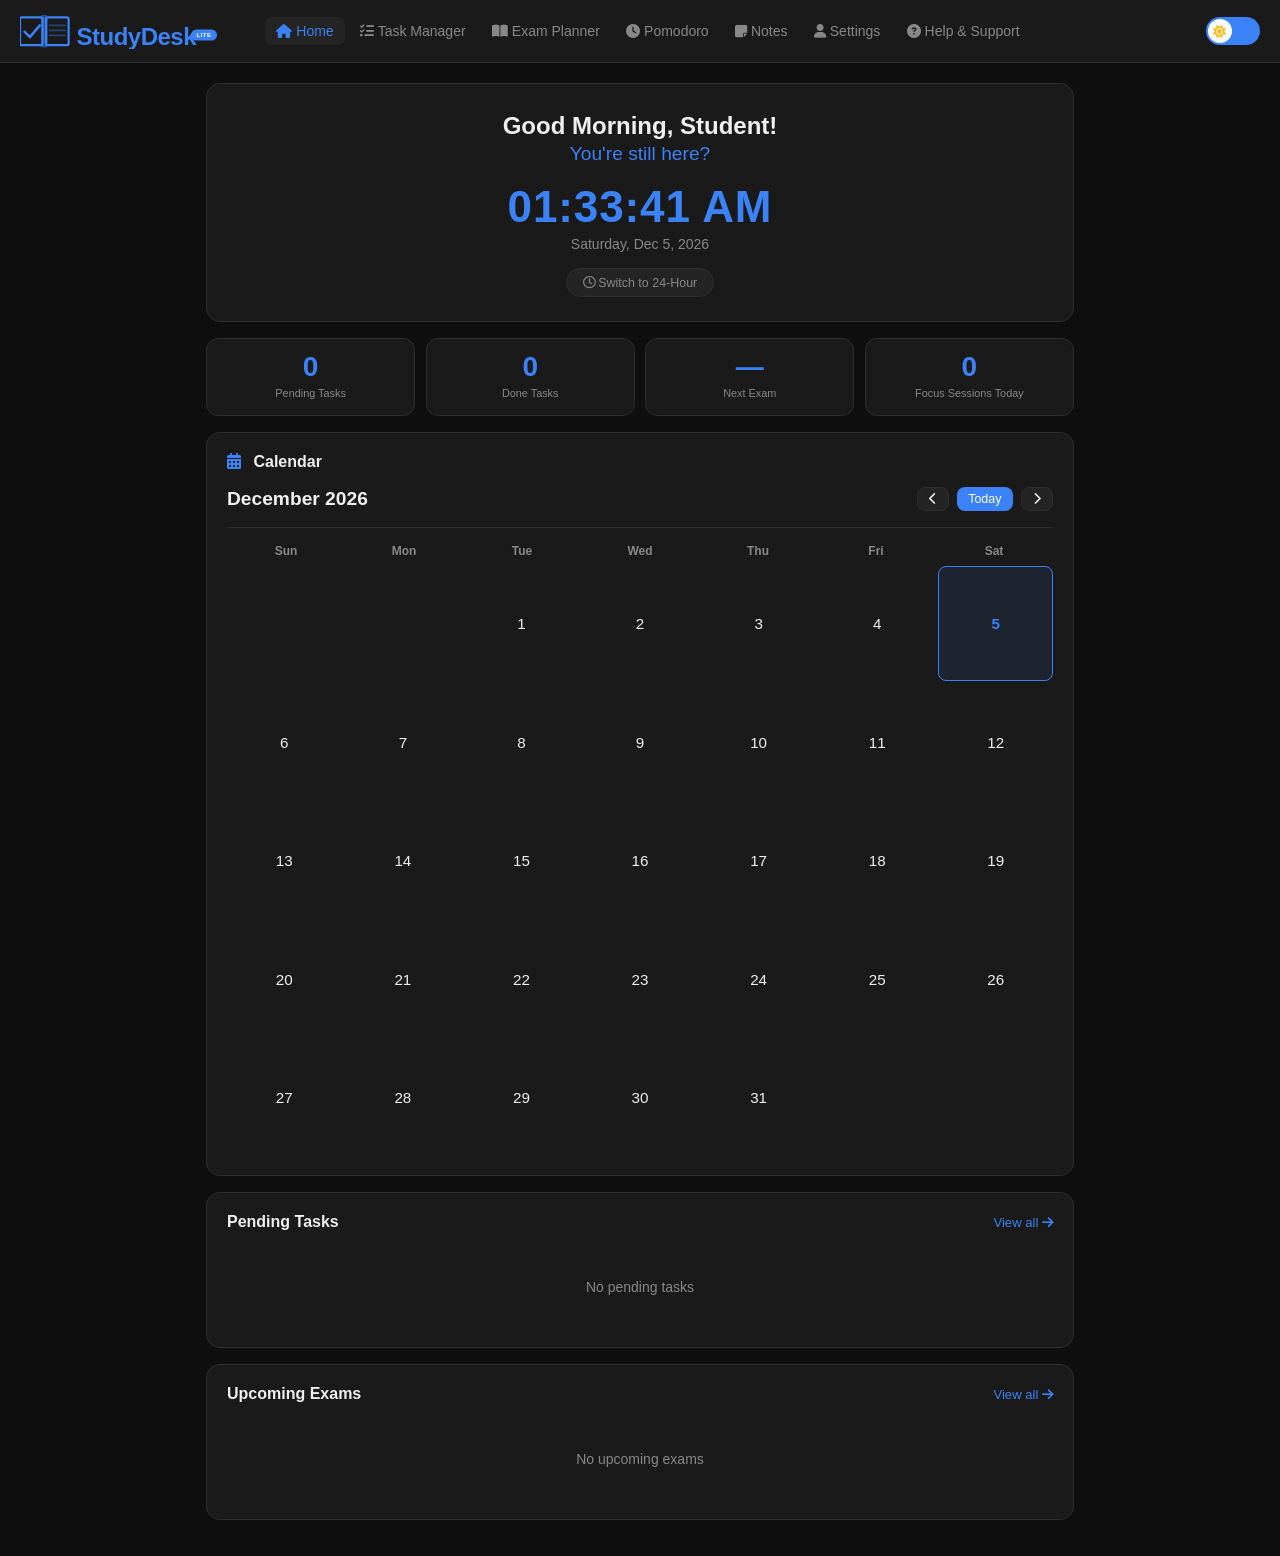
<file: index.html>
<!DOCTYPE html>
<html lang="en" data-theme="dark">
<head>
  <meta charset="UTF-8" />
  <meta name="viewport" content="width=device-width, initial-scale=1.0" />
  <meta name="theme-color" content="#3B82F6" />
  <title>StudyDesk Lite</title>
  <link rel="stylesheet" href="https://cdnjs.cloudflare.com/ajax/libs/font-awesome/6.5.0/css/all.min.css" />
  <link rel="stylesheet" href="css/variables.css" />
  <link rel="stylesheet" href="css/layout.css" />
  <link rel="stylesheet" href="css/components.css" />
  <link rel="stylesheet" href="css/features.css" />
  <link rel="stylesheet" href="css/responsive.css" />
  <link rel="manifest" href="./manifest.json" />
  <link rel="icon" href="data:,">
  <script src="js/theme.js"></script>
</head>
<body>

  <div id="appShell"></div>

  <div class="container">

    <div class="card hero">
      <h1 id="greeting">Hello!</h1>
      <p class="subtitle" id="studyMessage"></p>
      <div class="clock" id="clock">--:--:--</div>
      <div class="date-str" id="date">Loading…</div>
      <button class="clock-toggle" id="clockToggle"></button>
    </div>

    <div class="stats-grid">
      <div class="stat-card">
        <div class="stat-value" id="statPending">0</div>
        <div class="stat-label">Pending Tasks</div>
      </div>
      <div class="stat-card">
        <div class="stat-value" id="statCompleted">0</div>
        <div class="stat-label">Done Tasks</div>
      </div>
      <div class="stat-card">
        <div class="stat-value" id="statExam">—</div>
        <div class="stat-label">Next Exam</div>
      </div>
      <div class="stat-card">
        <div class="stat-value" id="statSessions">0</div>
        <div class="stat-label">Focus Sessions Today</div>
      </div>
    </div>

    <!-- Calendar Widget -->
    <div class="card calendar-card">
      <div class="calendar-header">
        <h2 class="section-title" style="margin:0"><i class="fa-solid fa-calendar-days" style="color:var(--accent); margin-right:0.5rem;"></i> Calendar</h2>
      </div>

      <div class="calendar-controls">
        <div class="cal-month-title">
          <div id="calMonthYear" style="font-size:1.2rem; font-weight:700;">Loading...</div>
        </div>
        <div class="cal-nav">
          <button class="btn btn-ghost btn-sm" id="prevMonth"><i class="fa-solid fa-chevron-left"></i></button>
          <button class="btn btn-primary btn-sm" id="todayBtn">Today</button>
          <button class="btn btn-ghost btn-sm" id="nextMonth"><i class="fa-solid fa-chevron-right"></i></button>
        </div>
      </div>

      <div class="calendar-days-header">
        <div>Sun</div><div>Mon</div><div>Tue</div><div>Wed</div><div>Thu</div><div>Fri</div><div>Sat</div>
      </div>
      
      <div class="calendar-grid" id="calendarGrid">
        <!-- JavaScript will inject the days here -->
      </div>
    </div>

    <div class="card">
      <div class="row">
        <h2 class="section-title" style="margin:0">Pending Tasks</h2>
        <a href="html/tasks.html" style="font-size:.82rem;color:var(--accent);text-decoration:none">View all <i class="fa-solid fa-arrow-right"></i></a>
      </div>
      <div id="recentTasks"></div>
    </div>

    <div class="card">
      <div class="row">
        <h2 class="section-title" style="margin:0">Upcoming Exams</h2>
        <a href="html/exams.html" style="font-size:.82rem;color:var(--accent);text-decoration:none">View all <i class="fa-solid fa-arrow-right"></i></a>
      </div>
      <div id="upcomingExams"></div>
    </div>
  </div>

  <!-- Day Events Modal (REQUIRED FOR CALENDAR) -->
  <div class="modal-overlay" id="dayModal" style="display:none">
    <div class="modal">
      <div class="modal-header">
        <h3 id="dayModalTitle">Date</h3>
        <button class="modal-close" id="dayModalClose"><i class="fa-solid fa-xmark"></i></button>
      </div>
      <div id="dayModalBody" style="padding: 0.5rem 0; max-height: 60vh; overflow-y: auto;">
        <!-- Injected by JS -->
      </div>
    </div>
  </div>

  <script src="js/utils.js"></script>  
  <script src="js/storage.js"></script>
  <script src="js/toast.js"></script>
  <script src="js/dialog.js"></script>
  <script src="js/dashboard.js"></script>
  <script src="js/nav.js"></script>
  <script src="js/calendar.js"></script>
</body>
</html>
</file>
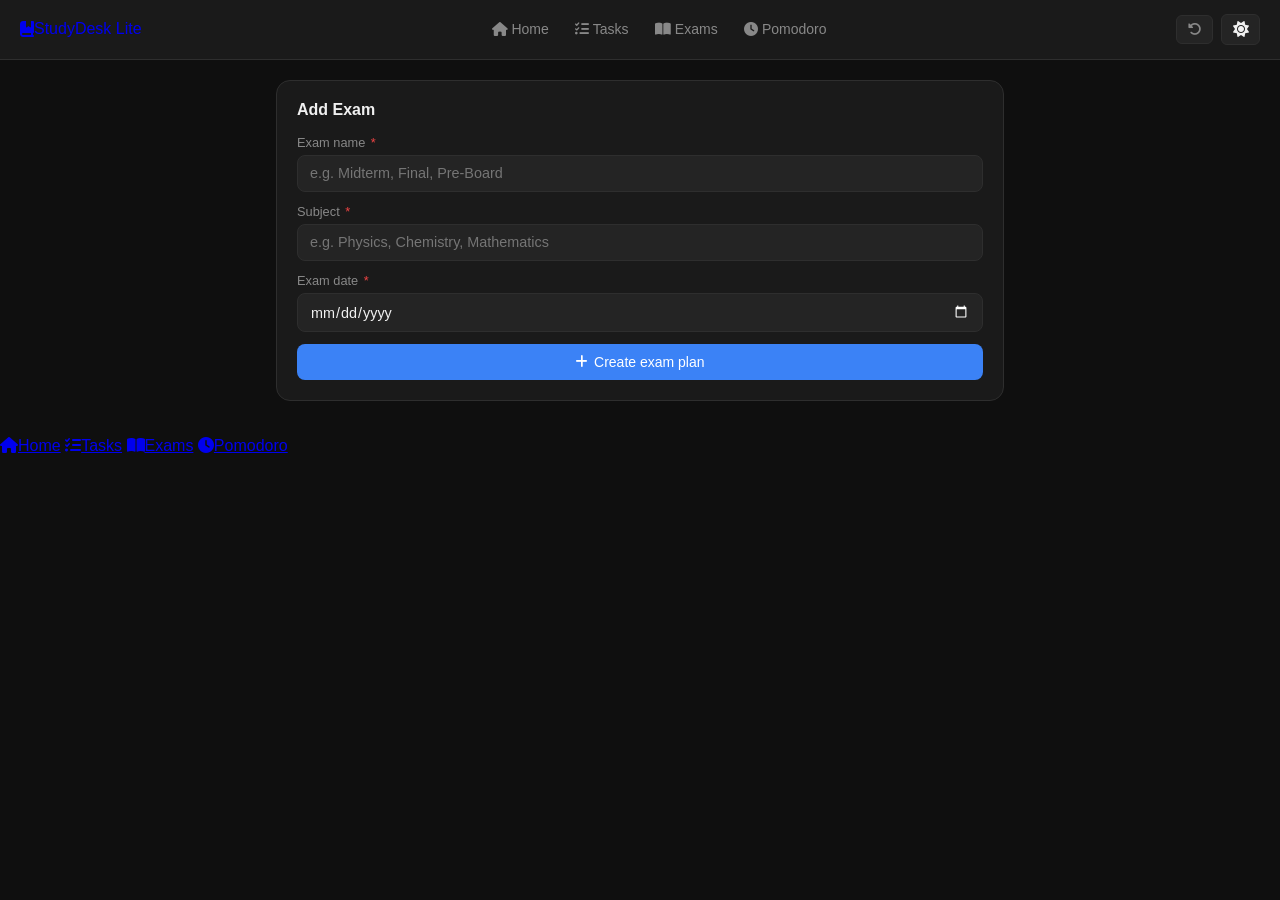
<file: exams.html>
<!DOCTYPE html>
<html lang="en" data-theme="dark">
<head>
  <meta charset="UTF-8" />
  <meta name="viewport" content="width=device-width, initial-scale=1.0" />
  <meta name="theme-color" content="#3B82F6" />
  <title>Exams · StudyDesk Lite</title>
  <link rel="stylesheet" href="https://cdnjs.cloudflare.com/ajax/libs/font-awesome/6.5.0/css/all.min.css" />
  <link rel="stylesheet" href="css/style.css" />
  <link rel="manifest" href="manifest.json" />
  <script src="js/theme.js"></script>
</head>
<body>

  <nav class="navbar">
    <a href="index.html" class="nav-brand">
      <i class="fa-solid fa-book-bookmark"></i> StudyDesk Lite
    </a>
    <div class="nav-links">
      <a href="index.html"><i class="fa-solid fa-house"></i> Home</a>
      <a href="tasks.html"><i class="fa-solid fa-list-check"></i> Tasks</a>
      <a href="exams.html"><i class="fa-solid fa-book-open"></i> Exams</a>
      <a href="pomodoro.html"><i class="fa-solid fa-clock"></i> Pomodoro</a>
    </div>
    <div style="display:flex;gap:.5rem;align-items:center">
      <button id="resetAll" class="reset-btn" title="Reset all data">
        <i class="fa-solid fa-rotate-left"></i>
      </button>
      <button id="themeToggle" class="theme-btn"></button>
    </div>
  </nav>

  <div class="container">

    <div class="card">
      <h2 class="section-title">Add Exam</h2>
      <form id="examForm">
        <div class="form-group">
          <label for="examName">Exam name <span class="required">*</span></label>
          <input type="text" id="examName" placeholder="e.g. Midterm, Final, Pre-Board" required />
        </div>
        <div class="form-group">
          <label for="examSubject">Subject <span class="required">*</span></label>
          <input type="text" id="examSubject" placeholder="e.g. Physics, Chemistry, Mathematics" required />
        </div>
        <div class="form-group">
          <label for="examDate">Exam date <span class="required">*</span></label>
          <input type="date" id="examDate" required />
        </div>
        <button type="submit" class="btn btn-primary btn-full">
          <i class="fa-solid fa-plus"></i> Create exam plan
        </button>
      </form>
    </div>

    <div id="examList"></div>

  </div>

  <!-- Edit Modal -->
  <div class="modal-overlay" id="editModal" style="display:none">
    <div class="modal">
      <div class="modal-header">
        <h3><i class="fa-solid fa-pen"></i> Edit Exam</h3>
        <button class="modal-close" id="modalClose"><i class="fa-solid fa-xmark"></i></button>
      </div>
      <form id="editExamForm">
        <input type="hidden" id="editExamId" />
        <div class="form-group">
          <label for="editExamName">Exam name <span class="required">*</span></label>
          <input type="text" id="editExamName" required />
        </div>
        <div class="form-group">
          <label for="editExamSubject">Subject <span class="required">*</span></label>
          <input type="text" id="editExamSubject" required />
        </div>
        <div class="form-group">
          <label for="editExamDate">Exam date <span class="required">*</span></label>
          <input type="date" id="editExamDate" required />
        </div>
        <div style="display:flex;gap:.5rem">
          <button type="button" class="btn btn-ghost" id="modalCancel">Cancel</button>
          <button type="submit" class="btn btn-primary" style="flex:1">
            <i class="fa-solid fa-floppy-disk"></i> Save Changes
          </button>
        </div>
      </form>
    </div>
  </div>

  <nav class="bottom-nav">
    <a href="index.html"><i class="fa-solid fa-house nav-icon"></i><span>Home</span></a>
    <a href="tasks.html"><i class="fa-solid fa-list-check nav-icon"></i><span>Tasks</span></a>
    <a href="exams.html"><i class="fa-solid fa-book-open nav-icon"></i><span>Exams</span></a>
    <a href="pomodoro.html"><i class="fa-solid fa-clock nav-icon"></i><span>Pomodoro</span></a>
  </nav>

  <script src="js/storage.js"></script>
  <script src="js/exams.js"></script>
</body>
</html>
</file>
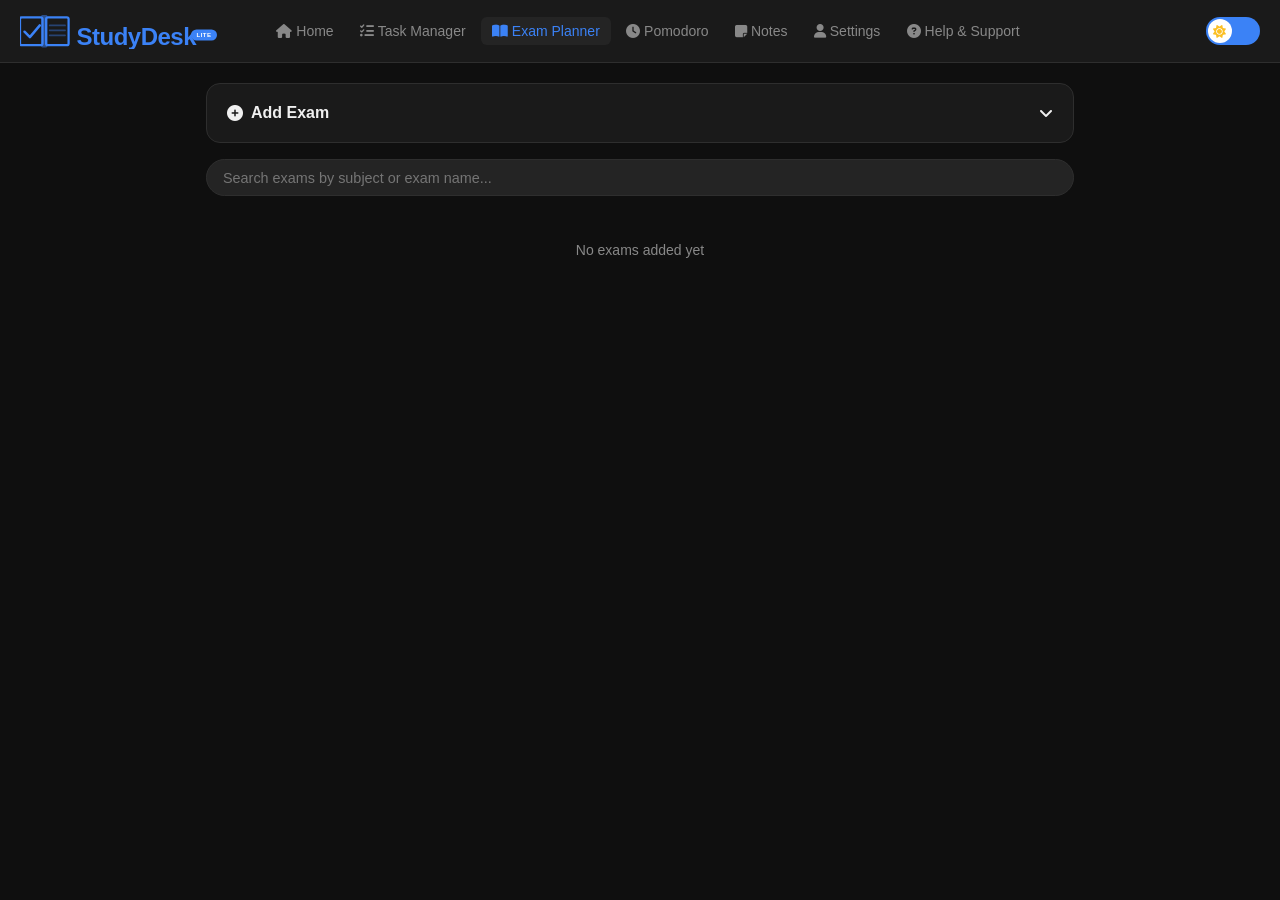
<file: html/exams.html>
<!DOCTYPE html>
<html lang="en" data-theme="dark">
<head>
  <meta charset="UTF-8" />
  <meta name="viewport" content="width=device-width, initial-scale=1.0" />
  <meta name="theme-color" content="#3B82F6" />
  <title>Exam Planner · StudyDesk Lite</title>
  <link rel="stylesheet" href="https://cdnjs.cloudflare.com/ajax/libs/font-awesome/6.5.0/css/all.min.css" />
  <link rel="stylesheet" href="../css/variables.css" />
  <link rel="stylesheet" href="../css/layout.css" />
  <link rel="stylesheet" href="../css/components.css" />
  <link rel="stylesheet" href="../css/features.css" />
  <link rel="stylesheet" href="../css/responsive.css" />
  <link rel="manifest" href="../manifest.json" />
  <link rel="icon" href="data:,">
  <script src="../js/theme.js"></script>
</head>
<body>
  <div id="appShell"></div>

  <div class="container">

    <details class="card collapsible-card">
      <summary class="section-title">
        <i class="fa-solid fa-plus-circle"></i> Add Exam
      </summary>
      <form id="examForm">
        <div class="form-group">
          <label for="examName">Exam name <span class="required">*</span></label>
          <input type="text" id="examName" placeholder="e.g. Midterm, Final, Pre-Board" required />
        </div>
        <div class="form-group">
          <label for="examSubject">Subject <span class="required">*</span></label>
          <input type="text" id="examSubject" placeholder="e.g. Physics, Chemistry, Mathematics" required />
        </div>
        <div class="form-group">
          <label for="examDate">Exam date <span class="required">*</span></label>
          <input type="date" id="examDate" class="date-input" required />
        </div>
        <div class="form-group">
          <label for="examTime">Exam time <span class="required">*</span></label>
          <input type="time" id="examTime" required />
        </div>
        <button type="submit" class="btn btn-primary btn-full">
          <i class="fa-solid fa-plus"></i> Create exam plan
        </button>
      </form>
    </details>

    <!-- Search Bar -->
    <div class="form-group" style="margin-bottom: 0.85rem;">
      <input type="text" id="searchExam" placeholder="Search exams by subject or exam name..." style="border-radius: 20px; padding-left: 1rem;" />
    </div>

    <div id="examList"></div>

  </div>

  <!-- Edit Modal -->
  <div class="modal-overlay" id="editModal" style="display:none">
    <div class="modal">
      <div class="modal-header">
        <h3><i class="fa-solid fa-pen"></i> Edit Exam</h3>
        <button class="modal-close" id="modalClose"><i class="fa-solid fa-xmark"></i></button>
      </div>
      <form id="editExamForm">
        <input type="hidden" id="editExamId" />
        <div class="form-group">
          <label for="editExamName">Exam name <span class="required">*</span></label>
          <input type="text" id="editExamName" required />
        </div>
        <div class="form-group">
          <label for="editExamSubject">Subject <span class="required">*</span></label>
          <input type="text" id="editExamSubject" required />
        </div>
        <div class="form-group">
          <label for="editExamDate">Exam date <span class="required">*</span></label>
          <input type="date" id="editExamDate" required />
        </div>
        <div class="form-group">
          <label for="editExamTime">Exam time <span class="required">*</span></label>
          <input type="time" id="editExamTime" required />
        </div>
        <div style="display:flex;gap:.5rem">
          <button type="button" class="btn btn-ghost" id="modalCancel">Cancel</button>
          <button type="submit" class="btn btn-primary" id="saveExamBtn" style="flex:1">
            <i class="fa-solid fa-floppy-disk"></i> <span id="saveExamBtnText">Save Changes</span>
          </button>
        </div>
      </form>
    </div>
  </div>

  <!-- Edit Topic Modal -->
  <div class="modal-overlay" id="editTopicModal" style="display:none">
    <div class="modal">
      <div class="modal-header">
        <h3><i class="fa-solid fa-pen"></i> Edit Topic</h3>
        <button class="modal-close" id="editTopicModalClose"><i class="fa-solid fa-xmark"></i></button>
      </div>
      <form id="editTopicForm">
        <input type="hidden" id="editTopicId" />
        <input type="hidden" id="editTopicExamId" />
        <div class="form-group">
          <label for="editTopicText">Topic <span class="required">*</span></label>
          <input type="text" id="editTopicText" required />
        </div>
        <div style="display:flex;gap:.5rem">
          <button type="button" class="btn btn-ghost" id="editTopicModalCancel">Cancel</button>
          <button type="submit" class="btn btn-primary" id="saveTopicBtn" style="flex:1">
            <i class="fa-solid fa-floppy-disk"></i> <span id="saveTopicBtnText">Save Changes</span>
          </button>
        </div>
      </form>
    </div>
  </div>

  <script src="../js/utils.js"></script>  
  <script src="../js/storage.js"></script>
  <script src="../js/toast.js"></script>
  <script src="../js/dialog.js"></script>
  <script src="../js/exams.js"></script>
  <script src="../js/nav.js"></script>
</body>
</html>
</file>
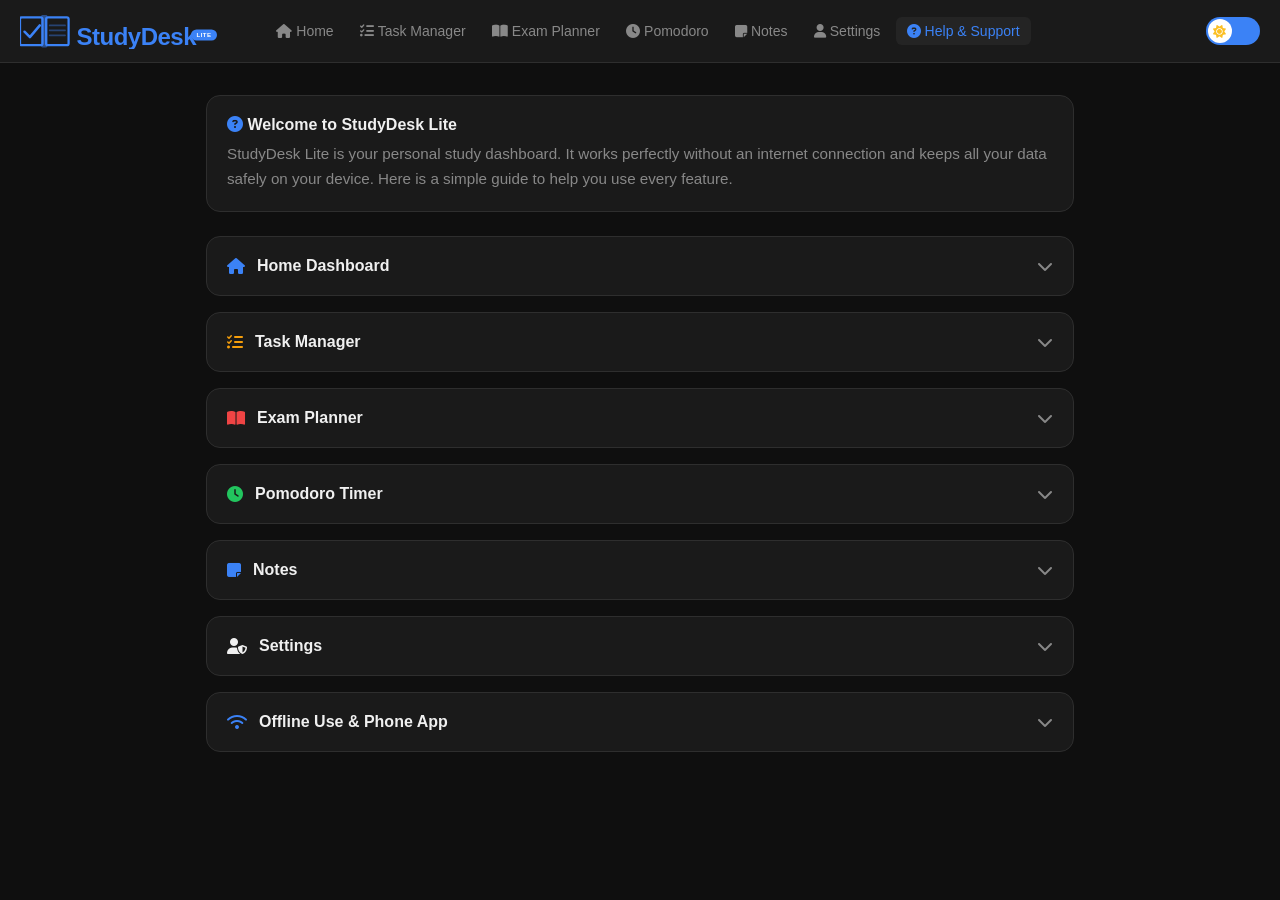
<file: html/help.html>
<!DOCTYPE html>
<html lang="en" data-theme="dark">
<head>
  <meta charset="UTF-8" />
  <meta name="viewport" content="width=device-width, initial-scale=1.0" />
  <meta name="theme-color" content="#3B82F6" />
  <title>Help & Support · StudyDesk Lite</title>
  <link rel="stylesheet" href="https://cdnjs.cloudflare.com/ajax/libs/font-awesome/6.5.0/css/all.min.css" />
  <link rel="stylesheet" href="../css/variables.css" />
  <link rel="stylesheet" href="../css/layout.css" />
  <link rel="stylesheet" href="../css/components.css" />
  <link rel="stylesheet" href="../css/features.css" />
  <link rel="stylesheet" href="../css/responsive.css" />
  <link rel="manifest" href="../manifest.json" />
  <link rel="icon" href="data:,">
  <script src="../js/theme.js"></script>
</head>
<body>

  <div id="appShell"></div>

  <div class="container" style="padding-top: 2rem;">
    
    <div class="card" style="margin-bottom: 1.5rem;">
      <h2 class="section-title" style="margin-bottom: 0.5rem;"><i class="fa-solid fa-circle-question" style="color: var(--accent);"></i> Welcome to StudyDesk Lite</h2>
      <p style="color: var(--text-muted); font-size: 0.95rem; line-height: 1.6;">
        StudyDesk Lite is your personal study dashboard. It works perfectly without an internet connection and keeps all your data safely on your device. Here is a simple guide to help you use every feature.
      </p>
    </div>

    <div id="helpAccordion">

      <!-- Module 1: Home Dashboard -->
      <div class="card help-card">
        <button type="button" class="help-toggle-btn">
          <i class="fa-solid fa-house" style="color: var(--accent);"></i> Home Dashboard
          <i class="fa-solid fa-chevron-down help-chevron"></i>
        </button>
        <div class="help-content" style="display: none;">
          <ul style="margin-left: 1.5rem; margin-top: 0.5rem; color: var(--text-muted); line-height: 1.6;">
            <li><strong>Greeting & Clock:</strong> See a casual greeting that matches the time of day, from early-morning starts to late-night sessions, along with a live clock. You can click the button under the clock to switch between 12-hour and 24-hour time.</li>            <li><strong>Your Stats:</strong> Quickly see how many tasks you have left, how many you've finished, and the days remaining until your next exam.</li>
            <li><strong>Calendar:</strong> See your tasks and exams laid out on a calendar. Click any highlighted day to see exactly what is due, and use the arrows to look at future months.</li>
          </ul>
        </div>
      </div>

      <!-- Module 2: Task Manager -->
      <div class="card help-card">
        <button type="button" class="help-toggle-btn">
          <i class="fa-solid fa-list-check" style="color: var(--warning);"></i> Task Manager
          <i class="fa-solid fa-chevron-down help-chevron"></i>
        </button>
        <div class="help-content" style="display: none;">
          <ul style="margin-left: 1.5rem; margin-top: 0.5rem; color: var(--text-muted); line-height: 1.6;">
            <li><strong>Adding Tasks:</strong> Click "Add Task" to enter what you need to do. You can set a priority level and a due date so you never forget it. New tasks can't have a due date in the past, but you can still edit older tasks without changing their date.</li>
            <li><strong>Managing Tasks:</strong> Check the box to mark a task as done. Use the Edit button to change details or the Delete button to remove it.</li>
            <li><strong>Finding Tasks:</strong> Use the tabs to filter by Active, Completed, or Overdue. You can also type in the search bar to instantly find a specific task.</li>
            <li><strong>Reordering:</strong> You can change the order of your tasks. Just click and hold the six-dot handle on the left side of a task, then drag it up or down.</li>
          </ul>
        </div>
      </div>

      <!-- Module 3: Exam Planner -->
      <div class="card help-card">
        <button type="button" class="help-toggle-btn">
          <i class="fa-solid fa-book-open" style="color: var(--danger);"></i> Exam Planner
          <i class="fa-solid fa-chevron-down help-chevron"></i>
        </button>
        <div class="help-content" style="display: none;">
          <ul style="margin-left: 1.5rem; margin-top: 0.5rem; color: var(--text-muted); line-height: 1.6;">
            <li><strong>Adding Exams:</strong> Create an exam plan by entering the subject, name, date, and time.</li>
            <li><strong>Live Countdown:</strong> Every exam card shows exactly how many days, hours, minutes, and seconds are left until the exam starts.</li>
            <li><strong>Topic Tracking:</strong> Break your studying into smaller topics. Add a topic, then check it off when you've studied it. The progress bar will fill up automatically.</li>
            <li><strong>Managing Topics:</strong> Just like tasks, you can use the pencil icon to edit a topic's name, the X icon to delete it, or the six-dot handle to drag and reorder them.</li>
          </ul>
        </div>
      </div>

      <!-- Module 4: Pomodoro Timer -->
      <div class="card help-card">
        <button type="button" class="help-toggle-btn">
          <i class="fa-solid fa-clock" style="color: var(--success);"></i> Pomodoro Timer
          <i class="fa-solid fa-chevron-down help-chevron"></i>
        </button>
        <div class="help-content" style="display: none;">
          <ul style="margin-left: 1.5rem; margin-top: 0.5rem; color: var(--text-muted); line-height: 1.6;">
            <li><strong>Focus Sessions:</strong> Use the timer to focus on studying. Click Start to begin, and the app will automatically count your completed sessions. Skipping a session does not count it as completed.</li>
            <li><strong>Customizing Time:</strong> Open the settings menu to change how long you want to focus and how long your breaks should be. Click "Save Changes" to apply your changes, or "Reset to Default" to go back to the original times.</li>
            <li><strong>Alerts:</strong> When the timer finishes, the app will play a sound and flash the screen to let you know it's time for a break (or time to get back to work).</li>
          </ul>
        </div>
      </div>

      <!-- Module 5: Notes -->
      <div class="card help-card">
        <button type="button" class="help-toggle-btn">
          <i class="fa-solid fa-note-sticky" style="color: var(--accent);"></i> Notes
          <i class="fa-solid fa-chevron-down help-chevron"></i>
        </button>
        <div class="help-content" style="display: none;">
          <ul style="margin-left: 1.5rem; margin-top: 0.5rem; color: var(--text-muted); line-height: 1.6;">
            <li><strong>Writing Notes:</strong> Create a new note, give it a title, and start typing. The app saves your notes automatically as you type, so you never lose your work. A word count for the text of your note is shown at the bottom right of the editor.</li>
            <li><strong>Automatic Titles:</strong> If a note has no title yet and you paste text with more than one line, the first line becomes the title automatically and the rest stays in the note.</li>
            <li><strong>Pinning Notes:</strong> Tap the thumbtack icon on the right side of any note in the list to pin it. Pinned notes are highlighted and always stay at the top of the list, with your most recently edited ones first. Tap the icon again to unpin. You don't need to open the note, and pinning doesn't change its date.</li>
            <li><strong>Finding Notes:</strong> Use the search bar above the list to find notes by their title or the text inside them. Matching words are highlighted, and if the match is deeper inside a note, the preview shows the text around it. Pinned notes still appear first.</li>
            <li><strong>Quick Save:</strong> If you want to save manually, just press <strong>Ctrl + S</strong> (or <strong>Cmd + S</strong> on Mac).</li>
            <li><strong>Deleting:</strong> When you delete a note, a popup will appear first to make sure you don't delete it by accident.</li>
          </ul>
        </div>
      </div>

      <!-- Module 6: Settings & Data -->
      <div class="card help-card">
        <button type="button" class="help-toggle-btn">
          <i class="fa-solid fa-user-shield" style="color: var(--text);"></i> Settings
          <i class="fa-solid fa-chevron-down help-chevron"></i>
        </button>
        <div class="help-content" style="display: none;">
          <ul style="margin-left: 1.5rem; margin-top: 0.5rem; color: var(--text-muted); line-height: 1.6;">
            <li><strong>Display Name:</strong> Change the name used in your greeting. Press <strong>Enter</strong> on your keyboard to save it, or <strong>Escape</strong> to cancel.</li>
            <li><strong>Data Backup:</strong> You can save a copy of all your data to a file on your computer (Export), or load a previous copy (Import). Invalid or damaged backup files are rejected. This is useful if you want to move your data to a new device.</li>
            <li><strong>Danger Zone:</strong> If you want a fresh start, this button will permanently erase all your tasks, exams, notes, and settings.</li>
          </ul>
        </div>
      </div>

      <!-- Module 7: Offline & PWA -->
      <div class="card help-card">
        <button type="button" class="help-toggle-btn">
          <i class="fa-solid fa-wifi" style="color: var(--accent);"></i> Offline Use & Phone App
          <i class="fa-solid fa-chevron-down help-chevron"></i>
        </button>
        <div class="help-content" style="display: none;">
          <ul style="margin-left: 1.5rem; margin-top: 0.5rem; color: var(--text-muted); line-height: 1.6;">
            <li><strong>No Internet Needed:</strong> You can use StudyDesk Lite anywhere, even on a plane or without Wi-Fi, because everything is saved directly on your device.</li>
            <li><strong>Install on Phone:</strong> If you are using a phone, you can add StudyDesk to your home screen. Tap your browser's menu and select "Add to Home Screen" so it feels like a real app.</li>
            <li><strong>Keep Your Data Safe:</strong> All your data is saved inside your web browser. If you clear your browser history or cache, you might lose your tasks and notes. To be safe, use the Export button in Settings to save a backup file occasionally.</li>
          </ul>
        </div>
      </div>

    </div>
  </div>

  <script src="../js/utils.js"></script>
  <script src="../js/storage.js"></script>
  <script src="../js/nav.js"></script>
</body>
</html>
</file>
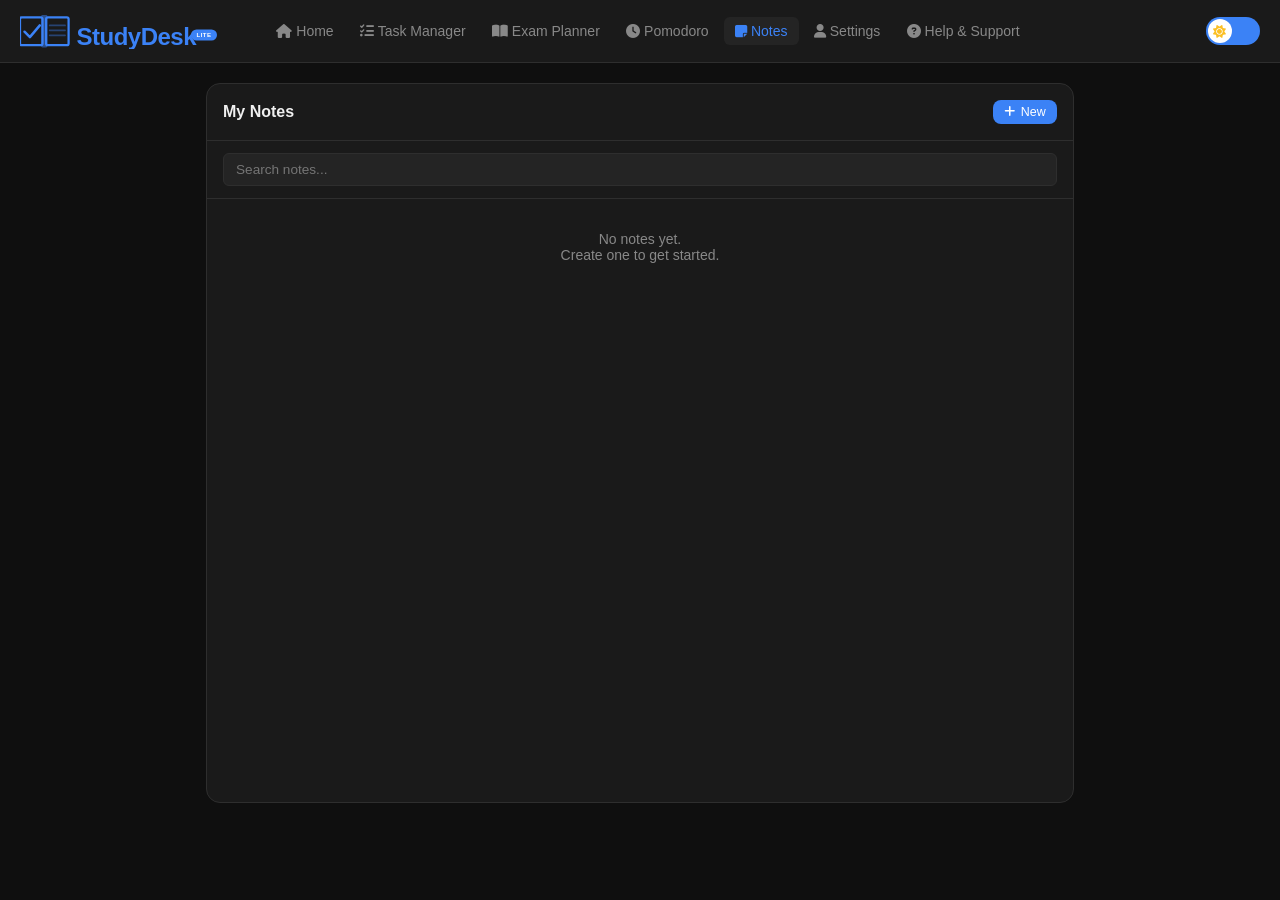
<file: html/notes.html>
<!DOCTYPE html>
<html lang="en" data-theme="dark">
<head>
  <meta charset="UTF-8" />
  <meta name="viewport" content="width=device-width, initial-scale=1.0" />
  <meta name="theme-color" content="#3B82F6" />
  <title>Notes · StudyDesk Lite</title>
  <link rel="stylesheet" href="https://cdnjs.cloudflare.com/ajax/libs/font-awesome/6.5.0/css/all.min.css" />
  <link rel="stylesheet" href="../css/variables.css" />
  <link rel="stylesheet" href="../css/layout.css" />
  <link rel="stylesheet" href="../css/components.css" />
  <link rel="stylesheet" href="../css/features.css" />
  <link rel="stylesheet" href="../css/responsive.css" />
  <link rel="manifest" href="../manifest.json" />
  <link rel="icon" href="data:,">
  <script src="../js/theme.js"></script>
</head>
<body>

  <div id="appShell"></div>

  <div class="container notes-container">
    
    <!-- View 1: The Note List -->
    <div class="notes-sidebar card" id="notesSidebar">
      <div class="notes-sidebar-header">
        <h2 class="section-title" style="margin:0">My Notes</h2>
        <button class="btn btn-primary btn-sm" id="newNoteBtn">
          <i class="fa-solid fa-plus"></i> New
        </button>
      </div>
      
      <!-- SEARCH BAR -->
      <div class="notes-search-wrap">
        <input type="text" id="searchNotes" placeholder="Search notes..." class="notes-search-input" />
      </div>

      <div id="notesList" class="notes-list">
        <!-- Notes injected here -->
      </div>
    </div>

    <!-- View 2: The Editor -->
    <div class="notes-editor card" id="notesEditor">
      
      <div id="emptyEditor" class="empty-editor-state">
        <i class="fa-regular fa-file-lines" style="font-size:3rem; color:var(--border); margin-bottom:1rem;"></i>
        <p>Select a note to view or edit</p>
      </div>

      <!-- The Editor Content -->
      <div id="noteEditor" style="display:none; flex-direction:column; height:100%;">
        <div class="editor-header">
          <button class="btn btn-ghost btn-sm" id="backToListBtn" title="Back to list">
            <i class="fa-solid fa-arrow-left"></i>
          </button>
          
          <input type="text" id="editNoteTitle" placeholder="Note Title" class="editor-title-input" />
          
          <button class="btn btn-danger btn-sm" id="deleteNoteBtn" title="Delete Note">
            <i class="fa-solid fa-trash"></i>
          </button>
        </div>
        
        <textarea id="editNoteBody" placeholder="Start typing your notes here..." class="editor-body-input"></textarea>
        
        <div class="editor-footer">
          <span id="wordCount" class="word-count">0 words</span>
          <span id="saveStatus" class="save-status">Saved</span>
        </div>
      </div>

    </div>

  </div>

  <script src="../js/utils.js"></script>  
  <script src="../js/storage.js"></script>
  <script src="../js/toast.js"></script>
  <script src="../js/dialog.js"></script>
  <script src="../js/notes.js"></script>
  <script src="../js/nav.js"></script>
</body>
</html>
</file>
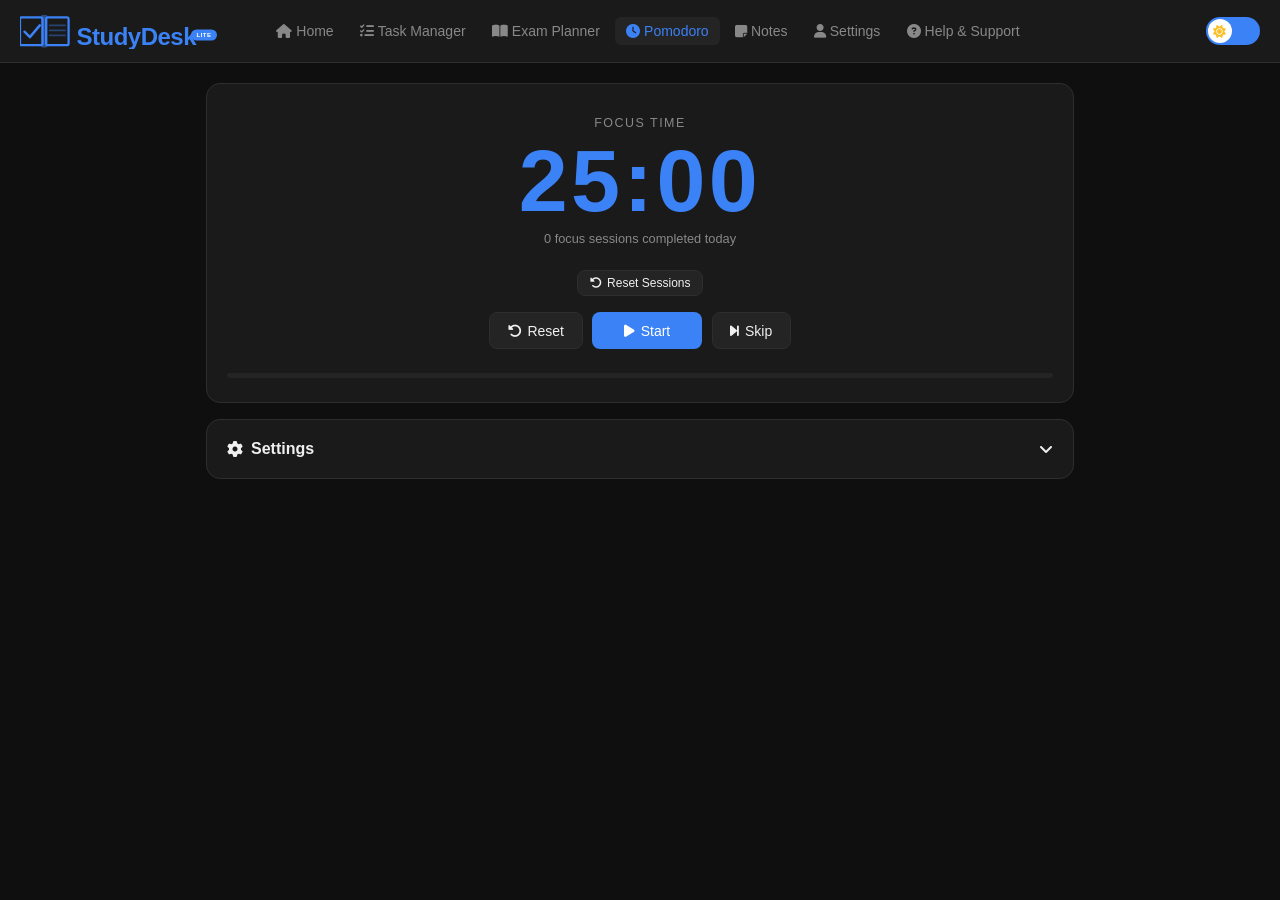
<file: html/pomodoro.html>
<!DOCTYPE html>
<html lang="en" data-theme="dark">
<head>
  <meta charset="UTF-8" />
  <meta name="viewport" content="width=device-width, initial-scale=1.0" />
  <meta name="theme-color" content="#3B82F6" />
  <title>Pomodoro · StudyDesk Lite</title>
  <link rel="stylesheet" href="https://cdnjs.cloudflare.com/ajax/libs/font-awesome/6.5.0/css/all.min.css" />
  <link rel="stylesheet" href="../css/variables.css" />
  <link rel="stylesheet" href="../css/layout.css" />
  <link rel="stylesheet" href="../css/components.css" />
  <link rel="stylesheet" href="../css/features.css" />
  <link rel="stylesheet" href="../css/responsive.css" />
  <link rel="manifest" href="../manifest.json" />
  <link rel="icon" href="data:,">
  <script src="../js/theme.js"></script>
</head>
<body>

  <div id="appShell"></div>

  <div class="container">

    <div class="card pomodoro-display">
      <div class="mode-label" id="modeLabel">Focus Time</div>
      <div class="timer-display" id="timerDisplay">25:00</div>
      <div class="session-info" id="sessionInfo">0 focus sessions completed today</div>
      <button class="btn btn-ghost btn-sm" id="resetSessions" style="margin-bottom:1rem;font-size:0.75rem">
        <i class="fa-solid fa-rotate-left"></i> Reset Sessions
      </button>
      <div class="timer-controls">
        <button class="btn btn-ghost" id="resetBtn">
          <i class="fa-solid fa-rotate-left"></i> Reset
        </button>
        <button class="btn btn-primary" id="startBtn" style="min-width:110px">
          <i class="fa-solid fa-play"></i> Start
        </button>
        <button class="btn btn-ghost" id="skipBtn">
          <i class="fa-solid fa-forward-step"></i> Skip
        </button>
      </div>
      <div class="progress-wrap">
        <div class="progress-bar" id="progressBar"></div>
      </div>
    </div>

    <details class="card collapsible-card">
      <summary class="section-title">
        <i class="fa-solid fa-gear"></i> Settings
      </summary>
      <div>
        <div class="settings-row">
          <label>Focus</label>
          <div class="settings-time-inputs">
            <input type="number" id="setWork" min="0" max="90" class="pomo-setting" />
            <span class="settings-time-sep">min</span>
            <input type="number" id="setWorkSec" min="0" max="59" class="pomo-setting" />
            <span class="settings-time-sep">sec</span>
          </div>
        </div>
        <div class="settings-row">
          <label>Short Break</label>
          <div class="settings-time-inputs">
            <input type="number" id="setShort" min="0" max="30" class="pomo-setting" />
            <span class="settings-time-sep">min</span>
            <input type="number" id="setShortSec" min="0" max="59" class="pomo-setting" />
            <span class="settings-time-sep">sec</span>
          </div>
        </div>
        <div class="settings-row">
          <label>Long Break</label>
          <div class="settings-time-inputs">
            <input type="number" id="setLong" min="0" max="60" class="pomo-setting" />
            <span class="settings-time-sep">min</span>
            <input type="number" id="setLongSec" min="0" max="59" class="pomo-setting" />
            <span class="settings-time-sep">sec</span>
          </div>
        </div>
        <div class="settings-row">
          <label>Long Break After (focus sessions)</label>
          <input type="number" id="setLongAfter" min="1" max="10" class="pomo-setting" />
        </div>
        
        <div style="margin-top: 1.5rem; display: flex; justify-content: space-between; align-items: center;" class="settings-action-bar">
          <button type="button" class="btn btn-ghost btn-sm" id="resetSettingsBtn">
            <i class="fa-solid fa-rotate-left"></i> Reset to Default
          </button>
          <button type="button" class="btn btn-primary" id="saveSettingsBtn" style="transition: all 0.3s;">
            <i class="fa-solid fa-floppy-disk"></i> <span id="saveSettingsBtnText">Save Changes</span>
          </button>
        </div>
      </div>
    </details>

  </div>

  <script src="../js/utils.js"></script>  
  <script src="../js/storage.js"></script>
  <script src="../js/toast.js"></script>
  <script src="../js/dialog.js"></script>
  <script src="../js/pomodoro.js"></script>
  <script src="../js/nav.js"></script>
</body>
</html>
</file>
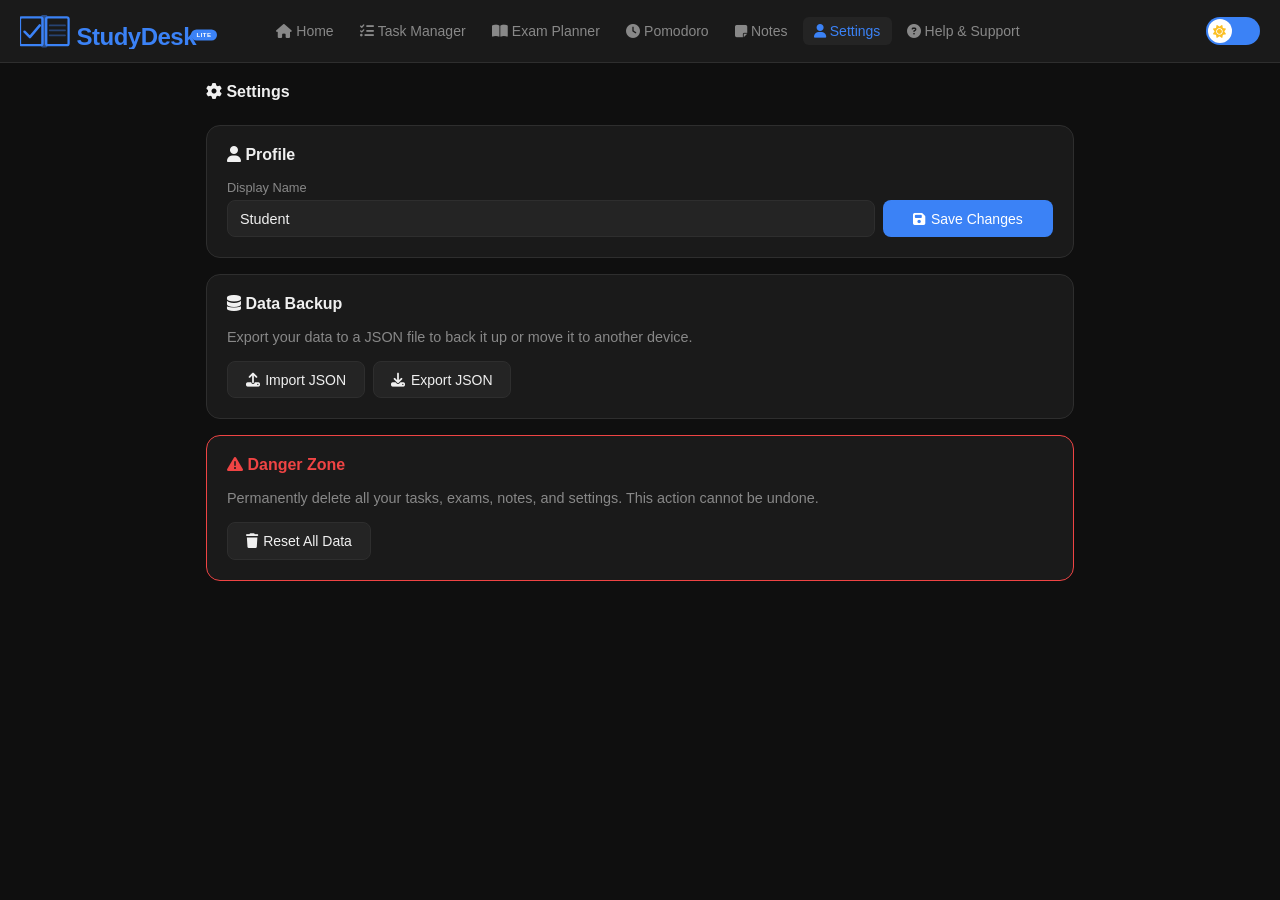
<file: html/settings.html>
<!DOCTYPE html>
<html lang="en" data-theme="dark">
<head>
  <meta charset="UTF-8" />
  <meta name="viewport" content="width=device-width, initial-scale=1.0" />
  <meta name="theme-color" content="#3B82F6" />
  <title>Settings · StudyDesk Lite</title>
  <link rel="stylesheet" href="https://cdnjs.cloudflare.com/ajax/libs/font-awesome/6.5.0/css/all.min.css" />
  <link rel="stylesheet" href="../css/variables.css" />
  <link rel="stylesheet" href="../css/layout.css" />
  <link rel="stylesheet" href="../css/components.css" />
  <link rel="stylesheet" href="../css/features.css" />
  <link rel="stylesheet" href="../css/responsive.css" />
  <link rel="manifest" href="../manifest.json" />
  <link rel="icon" href="data:,">
  <script src="../js/theme.js"></script>
</head>
<body>

  <div id="appShell"></div>

  <div class="container">
    <h1 class="section-title" style="margin-bottom: 1.5rem;"><i class="fa-solid fa-gear"></i> Settings</h1>

    <!-- Profile -->
    <div class="card">
      <h2 class="section-title" style="margin-bottom: 1rem;"><i class="fa-solid fa-user"></i> Profile</h2>
      <div class="form-group" style="margin-bottom: 0;">
        <label for="usernameInput">Display Name</label>
        <div style="display:flex;gap:.5rem" class="profile-name-editor">
          <input type="text" id="usernameInput" placeholder="Enter your name" />
          <button class="btn btn-primary" id="saveUsernameBtn" style="transition: all 0.3s;">
            <i class="fa-solid fa-floppy-disk"></i> <span id="saveUsernameBtnText">Save Changes</span>
          </button>
        </div>
      </div>
    </div>

    <!-- Data Backup -->
    <div class="card">
      <h2 class="section-title" style="margin-bottom: 1rem;"><i class="fa-solid fa-database"></i> Data Backup</h2>
      <p style="color: var(--text-muted); font-size: 0.9rem; margin-bottom: 1rem;">
        Export your data to a JSON file to back it up or move it to another device.
      </p>
      <div style="display:flex;gap:.5rem;flex-wrap:wrap">
        <button class="btn btn-ghost" id="importBtn">
          <i class="fa-solid fa-upload"></i> Import JSON
        </button>
        <button class="btn btn-ghost" id="exportBtn">
          <i class="fa-solid fa-download"></i> Export JSON
        </button>
        <input type="file" id="importInput" accept=".json" style="display:none" />
      </div>
    </div>

    <!-- Danger Zone -->
    <div class="card" style="border-color: var(--danger);">
      <h2 class="section-title" style="margin-bottom: 1rem; color: var(--danger);"><i class="fa-solid fa-triangle-exclamation"></i> Danger Zone</h2>
      <p style="color: var(--text-muted); font-size: 0.9rem; margin-bottom: 1rem;">
        Permanently delete all your tasks, exams, notes, and settings. This action cannot be undone.
      </p>
      <button class="btn btn-danger" id="resetAll">
        <i class="fa-solid fa-trash"></i> Reset All Data
      </button>
    </div>

  </div>

  <script src="../js/utils.js"></script>
  <script src="../js/toast.js"></script>
  <script src="../js/dialog.js"></script>
  <script src="../js/storage.js"></script>
  <script src="../js/nav.js"></script>
  <script src="../js/settings.js"></script>
</body>
</html>
</file>
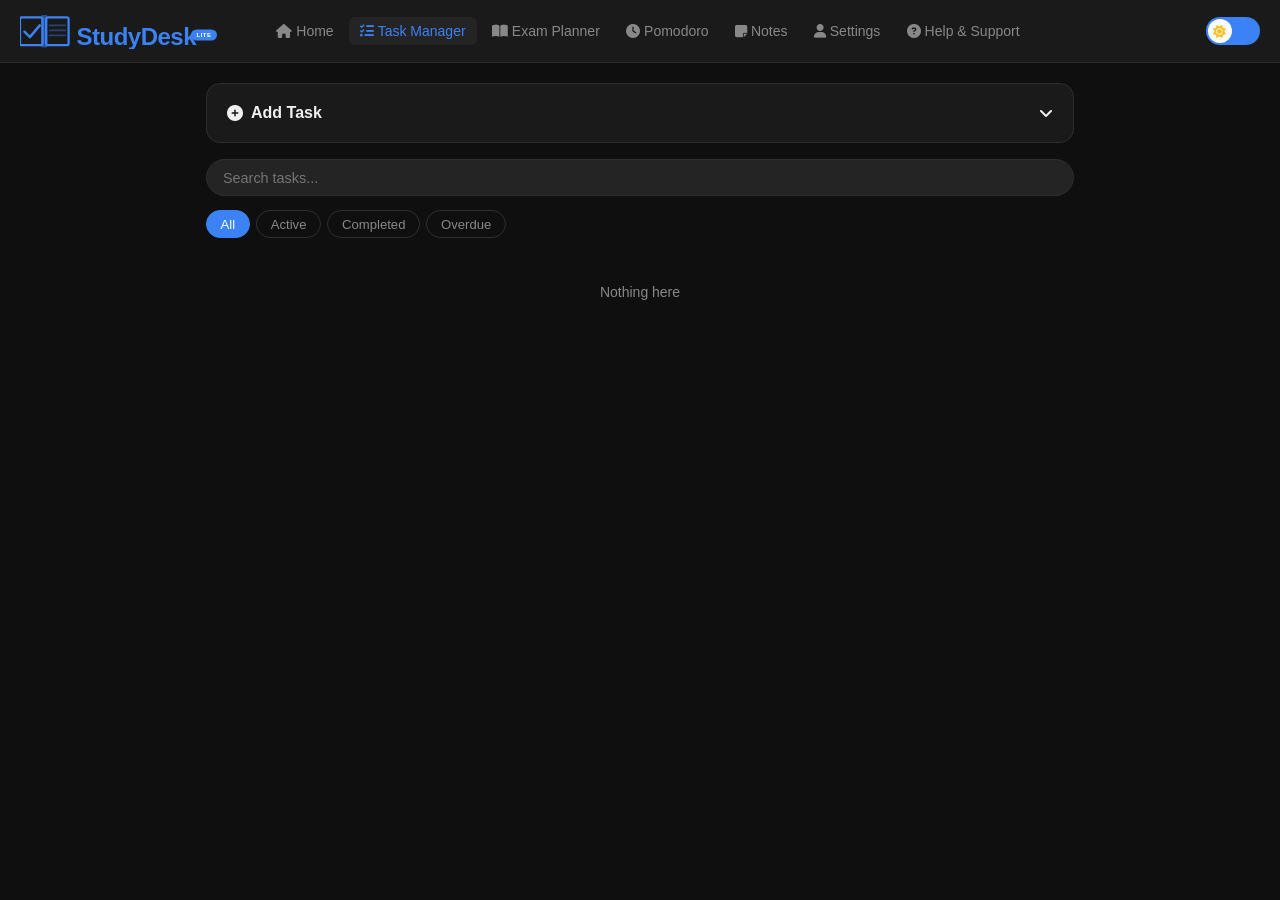
<file: html/tasks.html>
<!DOCTYPE html>
<html lang="en" data-theme="dark">
<head>
  <meta charset="UTF-8" />
  <meta name="viewport" content="width=device-width, initial-scale=1.0" />
  <meta name="theme-color" content="#3B82F6" />
  <title>Task Manager · StudyDesk Lite</title>
  <link rel="stylesheet" href="https://cdnjs.cloudflare.com/ajax/libs/font-awesome/6.5.0/css/all.min.css" />
  <link rel="stylesheet" href="../css/variables.css" />
  <link rel="stylesheet" href="../css/layout.css" />
  <link rel="stylesheet" href="../css/components.css" />
  <link rel="stylesheet" href="../css/features.css" />
  <link rel="stylesheet" href="../css/responsive.css" />
  <link rel="manifest" href="../manifest.json" />
  <link rel="icon" href="data:,">
  <script src="../js/theme.js"></script>
</head>
<body>

  <div id="appShell"></div>

  <div class="container">

    <details class="card collapsible-card">
      <summary class="section-title">
        <i class="fa-solid fa-plus-circle"></i> Add Task
      </summary>
      <form id="taskForm">
        <div class="form-group">
          <label for="taskTitle">Task <span class="required">*</span></label>
          <input type="text" id="taskTitle" placeholder="What do you need to do?" required />
        </div>
        <div class="grid-2">
          <div class="form-group">
            <label for="taskPriority">Priority <span class="required">*</span></label>
            <select id="taskPriority">
              <option value="high">High</option>
              <option value="medium" selected>Medium</option>
              <option value="low">Low</option>
            </select>
          </div>
          <div class="form-group">
            <label for="taskDue">Due Date</label>
            <input type="date" id="taskDue" class="date-input" />
          </div>
        </div>
        <button type="submit" class="btn btn-primary btn-full">
          <i class="fa-solid fa-plus"></i> Add Task
        </button>
      </form>
    </details>

    <!-- Search Bar -->
    <div class="form-group" style="margin-bottom: 0.85rem;">
      <input type="text" id="searchTask" placeholder="Search tasks..." style="border-radius: 20px; padding-left: 1rem;" />
    </div>

    <div class="filter-tabs">
      <button class="filter-tab active" data-filter="all">All</button>
      <button class="filter-tab" data-filter="active">Active</button>
      <button class="filter-tab" data-filter="completed">Completed</button>
      <button class="filter-tab" data-filter="overdue">
        Overdue <span class="tab-count" id="overdueCount" style="display:none">0</span>
      </button>
    </div>

    <div id="taskList"></div>

  </div>

  <!-- Edit Task Modal -->
  <div class="modal-overlay" id="editTaskModal" style="display:none">
    <div class="modal">
      <div class="modal-header">
        <h3><i class="fa-solid fa-pen"></i> Edit Task</h3>
        <button class="modal-close" id="editTaskModalClose"><i class="fa-solid fa-xmark"></i></button>
      </div>
      <form id="editTaskForm">
        <input type="hidden" id="editTaskId" />
        <div class="form-group">
          <label for="editTaskTitle">Task <span class="required">*</span></label>
          <input type="text" id="editTaskTitle" required />
        </div>
        <div class="grid-2">
          <div class="form-group">
            <label for="editTaskPriority">Priority <span class="required">*</span></label>
            <select id="editTaskPriority">
              <option value="high">High</option>
              <option value="medium">Medium</option>
              <option value="low">Low</option>
            </select>
          </div>
          <div class="form-group">
            <label for="editTaskDue">Due Date</label>
            <input type="date" id="editTaskDue" />
          </div>
        </div>
        <div style="display:flex;gap:.5rem;margin-top:1rem">
          <button type="button" class="btn btn-ghost" id="editTaskModalCancel">Cancel</button>
          <button type="submit" class="btn btn-primary" id="saveTaskBtn" style="flex:1">
            <i class="fa-solid fa-floppy-disk"></i> <span id="saveTaskBtnText">Save Changes</span>
          </button>
        </div>
      </form>
    </div>
  </div>

  <script src="../js/utils.js"></script>  
  <script src="../js/storage.js"></script>
  <script src="../js/toast.js"></script>
  <script src="../js/dialog.js"></script>
  <script src="../js/tasks.js"></script>
  <script src="../js/nav.js"></script>
</body>
</html>
</file>
<file: css/variables.css>
* {
  margin: 0;
  padding: 0;
  box-sizing: border-box;
  -webkit-tap-highlight-color: transparent;
}

:root, [data-theme="dark"] {
  --bg: #0f0f0f;
  --surface: #1a1a1a;
  --surface2: #242424;
  --border: #2e2e2e;
  --text: #f0f0f0;
  --text-muted: #888;
  --accent: #3B82F6;
  --accent-hover: #2563EB;
  --danger: #ef4444;
  --success: #22c55e;
  --warning: #f59e0b;
  --toggle-bg: #3B82F6;
  --toggle-knob-color: #fbbf24;
}

[data-theme="light"] {
  --bg: #f1f5f9;
  --surface: #ffffff;
  --surface2: #e8edf3;
  --border: #d1d9e0;
  --text: #111827;
  --text-muted: #6b7280;
  --accent: #3B82F6;
  --accent-hover: #2563EB;
  --danger: #ef4444;
  --success: #22c55e;
  --warning: #f59e0b;
  --toggle-bg: #261cae;
  --toggle-knob-color: #818cf8;
}

html {
  scrollbar-width: none;
  -ms-overflow-style: none;
}

html::-webkit-scrollbar {
  display: none;
}

body {
  background: var(--bg);
  color: var(--text);
  font-family: -apple-system, BlinkMacSystemFont, 'Segoe UI', Roboto, sans-serif;
  min-height: 100vh;
  transition: background 0.5s ease, color 0.5s ease;
}

/* ── Dark theme ── */
[data-theme="dark"] ::-webkit-calendar-picker-indicator {
  filter: invert(1);
}
</file>
<file: css/layout.css>
/* ── Navbar (Desktop) ── */
.navbar {
  display: flex;
  align-items: center;
  justify-content: space-between;
  padding: 0.85rem 1.25rem;
  background: var(--surface);
  border-bottom: 1px solid var(--border);
  position: sticky;
  top: 0;
  z-index: 100;
}

.nav-brand {
  display: flex;
  align-items: center;
  text-decoration: none;
  flex-shrink: 0;
}

.nav-brand img {
  height: 35px;
  width: auto;
}

.nav-menu {
  display: flex;
  align-items: center;
  flex: 1;
  min-width: 0;
}

.nav-links {
  display: flex;
  align-items: center;
  gap: 0.25rem;
  margin: 0 auto;
  position: relative;
  right: 70px;
}

.nav-links a {
  color: var(--text-muted);
  text-decoration: none;
  padding: 0.4rem 0.7rem;
  border-radius: 6px;
  font-size: 0.875rem;
  white-space: nowrap;
  transition: all 0.2s;
}

.nav-links a:hover,
.nav-links a.active {
  color: var(--accent);
  background: var(--surface2);
}

.nav-right-actions {
  display: flex;
  gap: 0.5rem;
  align-items: center;
  flex-shrink: 0;
}

/* ── Hamburger Button ── */
.hamburger {
  display: none;
  background: none;
  border: 1px solid var(--border);
  color: var(--text);
  font-size: 1.2rem;
  cursor: pointer;
  padding: 0.4rem 0.6rem;
  border-radius: 8px;
  z-index: 1002;
  margin-left: auto;
}

/* ── Mobile Sidebar ── */
.mobile-sidebar {
  position: fixed;
  top: 0;
  right: 0;
  width: 280px;
  height: 100dvh;
  background: var(--surface);
  border-right: 1px solid var(--border);
  transform: translateX(100%);
  transition: transform 0.3s ease;
  z-index: 1001;
  display: flex;
  flex-direction: column;
  overflow-y: auto;
}

.mobile-sidebar.open {
  transform: translateX(0);
}

.sidebar-close-btn {
  position: absolute;
  top: 1rem;
  right: 1rem;
  background: var(--surface2);
  border: 1px solid var(--border);
  color: var(--text);
  font-size: 1.1rem;
  width: 34px;
  height: 34px;
  border-radius: 8px;
  display: flex;
  align-items: center;
  justify-content: center;
  cursor: pointer;
  transition: all 0.2s;
}

.sidebar-close-btn:hover {
  color: var(--danger);
  border-color: var(--danger);
}

.sidebar-profile {
  text-align: center;
  padding: 2.5rem 1rem 1rem;
  border-bottom: 1px solid var(--border);
}

.sidebar-avatar {
  width: 64px;
  height: 64px;
  background: var(--accent);
  color: #fff;
  border-radius: 50%;
  display: flex;
  align-items: center;
  justify-content: center;
  font-size: 1.5rem;
  margin: 0 auto 1rem;
}

.sidebar-name {
  font-weight: 700;
  font-size: 1.1rem;
  color: var(--text);
}

.sidebar-email {
  font-size: 0.8rem;
  color: var(--text-muted);
  margin-top: 0.2rem;
  word-break: break-all;
}

.sidebar-section {
  padding: 1rem;
  border-bottom: 1px solid var(--border);
}

.sidebar-heading {
  font-size: 0.7rem;
  text-transform: uppercase;
  letter-spacing: 0.05em;
  color: var(--text-muted);
  font-weight: 600;
  margin-bottom: 0.5rem;
  padding-left: 0.5rem;
}

.sidebar-link {
  display: flex;
  align-items: center;
  gap: 0.75rem;
  padding: 0.6rem 0.5rem;
  color: var(--text);
  text-decoration: none;
  border-radius: 6px;
  font-size: 0.9rem;
  transition: background 0.2s, color 0.2s;
}

.sidebar-link:hover {
  background: var(--surface2);
}

.sidebar-link.active {
  background: rgba(59, 130, 246, 0.1);
  color: var(--accent);
  font-weight: 600;
}

.sidebar-link i {
  width: 20px;
  text-align: center;
  font-size: 1rem;
  color: var(--text-muted);
}

.sidebar-link.active i {
  color: var(--accent);
}

.sidebar-theme-toggle {
  display: flex;
  justify-content: space-between;
  align-items: center;
  padding: 0.5rem;
  font-size: 0.9rem;
  color: var(--text);
}

.sidebar-theme-toggle span {
  display: flex;
  align-items: center;
  gap: 0.75rem;
}

.sidebar-theme-toggle i {
  width: 20px;
  text-align: center;
}

/* ── Theme Toggle Button ── */
.theme-btn {
  position: relative;
  width: 54px;
  height: 28px;
  border-radius: 14px;
  border: none;
  cursor: pointer;
  padding: 2px;
  display: flex;
  align-items: center;
  background: var(--toggle-bg);
  transition: background 0.5s ease;
  flex-shrink: 0;
}

.toggle-knob {
  width: 24px;
  height: 24px;
  border-radius: 50%;
  background: #ffffff;
  display: flex;
  align-items: center;
  justify-content: center;
  font-size: 0.7rem;
  color: var(--toggle-knob-color);
  transition: transform 0.5s ease, color 0.5s ease;
  flex-shrink: 0;
  pointer-events: none;
}

.toggle-knob i {
  font-size: 13px;
}

[data-theme="dark"] .toggle-knob {
  transform: translateX(0);
}

[data-theme="light"] .toggle-knob {
  transform: translateX(26px);
}

/* ── Container & Utilities ── */
.container {
  max-width: 760px;
  margin: 0 auto;
  padding: 1.25rem 1rem;
}

.card {
  background: var(--surface);
  border: 1px solid var(--border);
  border-radius: 14px;
  padding: 1.25rem;
  margin-bottom: 1rem;
}

.row {
  display: flex;
  justify-content: space-between;
  align-items: center;
  margin-bottom: 1rem;
}

.grid-2 {
  display: grid;
  grid-template-columns: 1fr 1fr;
  gap: 0.75rem;
}

.required {
  color: var(--danger);
  margin-left: 2px;
}
</file>
<file: css/components.css>
/* ── Forms ── */
.form-group {
  margin-bottom: 0.75rem;
}

.form-group label {
  display: block;
  font-size: 0.8rem;
  color: var(--text-muted);
  margin-bottom: 0.3rem;
}

input, select, textarea {
  width: 100%;
  background: var(--surface2);
  border: 1px solid var(--border);
  color: var(--text);
  padding: 0.6rem 0.75rem;
  border-radius: 8px;
  font-size: 0.9rem;
  font-family: inherit;
  transition: border-color 0.2s;
  appearance: auto;
}

input:focus, select:focus, textarea:focus {
  outline: none;
  border-color: var(--accent);
}

textarea {
  resize: vertical;
  min-height: 75px;
}

/* ── Empty State (shown when lists have no items) ── */
.empty-state {
  padding: 2rem 1rem;
  text-align: center;
  color: var(--text-muted);
  font-size: 0.875rem;
}

/* ── Buttons ── */
.btn {
  display: inline-flex;
  align-items: center;
  justify-content: center;
  gap: 0.35rem;
  padding: 0.6rem 1.1rem;
  border-radius: 8px;
  border: none;
  cursor: pointer;
  font-size: 0.875rem;
  font-weight: 500;
  font-family: inherit;
  transition: all 0.2s;
}

.btn-primary { background: var(--accent); color: #fff; }
.btn-primary:hover { background: var(--accent-hover); }

.btn-ghost,
.btn-danger {
  background: var(--surface2);
  color: var(--text);
  border: 1px solid var(--border);
}
.btn-ghost:hover { border-color: var(--accent); color: var(--accent); }
.btn-danger:hover { background: rgba(239,68,68,.15); color: var(--danger); border-color: var(--danger);}

.btn-full { width: 100%; }
.btn-sm { padding: 0.32rem 0.7rem; font-size: 0.78rem; }

/* ── Badges ── */
.badge {
  padding: 0.18rem 0.5rem;
  border-radius: 20px;
  font-size: 0.65rem;
  font-weight: 600;
  text-transform: uppercase;
  letter-spacing: 0.03em;
}

.badge-high   { background: rgba(239,68,68,.15);  color: #ef4444; }
.badge-medium { background: rgba(245,158,11,.15); color: #f59e0b; }
.badge-low    { background: rgba(34,197,94,.15);  color: #22c55e; }

/* ── Modal ── */
.modal-overlay {
  position: fixed;
  inset: 0;
  background: rgba(0,0,0,.65);
  z-index: 200;
  display: flex;
  align-items: center;
  justify-content: center;
  padding: 1rem;
}
.modal {
  background: var(--surface);
  border: 1px solid var(--border);
  border-radius: 14px;
  padding: 1.25rem;
  width: 100%;
  max-width: 480px;
}
.modal-header {
  display: flex;
  justify-content: space-between;
  align-items: center;
  margin-bottom: 1rem;
}
.modal-header h3 { font-size: 1rem; font-weight: 600; margin: 0; }
.modal-close {
  background: none;
  border: none;
  color: var(--text-muted);
  cursor: pointer;
  font-size: 1rem;
  padding: 0.25rem 0.4rem;
  border-radius: 4px;
  transition: color 0.2s;
}
.modal-close:hover { color: var(--text); }

/* ── Collapsible Cards (Accordion) ── */
.collapsible-card {
  padding: 0;
  overflow: hidden;
}

.collapsible-card summary {
  padding: 1.25rem;
  cursor: pointer;
  list-style: none;
  display: flex;
  align-items: center;
  gap: 0.5rem;
  user-select: none;
  margin-bottom: 0 !important;
  transition: background 0.2s;
}

.collapsible-card summary::-webkit-details-marker {
  display: none;
}

.collapsible-card summary:hover {
  background: var(--surface2);
}

.collapsible-card summary::after {
  content: '\f107';
  font-family: 'Font Awesome 6 Free';
  font-weight: 900;
  margin-left: auto;
  transition: transform 0.3s ease;
}

.collapsible-card[open] summary::after {
  transform: rotate(180deg);
}

.collapsible-card[open] summary {
  border-bottom: 1px solid var(--border);
}

.collapsible-card > form, 
.collapsible-card > div {
  padding: 1.25rem;
}

/* ── Toast Notifications ── */
#toast-container {
  position: fixed;
  top: 20px;
  right: 20px;
  z-index: 9999;
  display: flex;
  flex-direction: column;
  gap: 10px;
  pointer-events: none;
}

.toast {
  background: var(--surface);
  border: 1px solid var(--border);
  color: var(--text);
  padding: 12px 16px;
  border-radius: 8px;
  box-shadow: 0 4px 12px rgba(0,0,0,0.15);
  display: flex;
  align-items: center;
  gap: 12px;
  font-size: 0.9rem;
  pointer-events: auto;
  animation: slideIn 0.3s ease forwards;
  max-width: 350px;
}

.toast-close {
  background: none;
  border: none;
  color: var(--text-muted);
  cursor: pointer;
  padding: 0;
  transition: color 0.2s;
}

.toast-close:hover { color: var(--text); }

@keyframes slideIn {
  from { transform: translateX(100%); opacity: 0; }
  to { transform: translateX(0); opacity: 1; }
}

@keyframes slideOut {
  from { transform: translateX(0); opacity: 1; }
  to { transform: translateX(100%); opacity: 0; }
}

/* ── Search Highlight ── */
.search-highlight {
    background-color: var(--accent);
    color: #ffffff;
    border-radius: 3px;
    padding: 0 2px;
}

/* ── Help Page Accordion ── */
.help-card {
    padding: 0;
    overflow: hidden;
}

.help-toggle-btn {
    width: 100%;
    display: flex;
    align-items: center;
    gap: 0.75rem;
    padding: 1.25rem;
    background: none;
    border: none;
    color: var(--text);
    font-size: 1rem;
    font-weight: 600;
    cursor: pointer;
    text-align: left;
    transition: background 0.2s;
}

.help-toggle-btn:hover {
    background: var(--surface2);
}

.help-chevron {
    margin-left: auto;
    transition: transform 0.3s ease;
    color: var(--text-muted);
}

.help-content {
    padding: 0 1.25rem 1.25rem;
    border-top: 1px solid var(--border);
    margin-top: 0;
    padding-top: 1.25rem;
}

.help-content p {
    font-size: 0.95rem;
    margin-bottom: 0.5rem;
}

/* ── Profile Save Button Width ── */
#saveUsernameBtn {
  min-width: 170px;
}
</file>
<file: css/features.css>
/* ── Hero / Dashboard ── */
.hero {
  text-align: center;
  padding: 1.75rem 1.25rem 1.5rem;
}

.hero h1 {
  font-size: 1.5rem;
  font-weight: 700;
  margin-bottom: 0.2rem;
}

.hero .subtitle {
  color: var(--accent);
  font-size: 1.2rem;
  margin-bottom: 1.1rem;
}

.clock {
  font-size: 2.75rem;
  font-weight: 700;
  color: var(--accent);
  font-variant-numeric: tabular-nums;
  letter-spacing: 0.02em;
  line-height: 1.1;
}

.date-str {
  color: var(--text-muted);
  margin-top: 0.3rem;
  font-size: 0.875rem;
}

.clock-toggle {
  margin-top: 1rem;
  background: var(--surface2);
  border: 1px solid var(--border);
  color: var(--text-muted);
  padding: 0.4rem 1rem;
  border-radius: 20px;
  cursor: pointer;
  font-size: 0.78rem;
  font-family: inherit;
  transition: all 0.2s;
}

.clock-toggle:hover { border-color: var(--accent); color: var(--accent); }

/* ── Stats Grid ── */
.stats-grid {
  display: grid;
  grid-template-columns: repeat(4, 1fr);
  gap: 0.65rem;
  margin-bottom: 1rem;
}

.stat-card {
  background: var(--surface);
  border: 1px solid var(--border);
  border-radius: 12px;
  padding: 0.9rem 0.75rem;
  text-align: center;
}

.stat-value {
  font-size: 1.75rem;
  font-weight: 700;
  color: var(--accent);
  line-height: 1;
}

.stat-label {
  font-size: 0.68rem;
  color: var(--text-muted);
  margin-top: 0.3rem;
  line-height: 1.3;
}

/* ── Section title ── */
.section-title {
  font-size: 1rem;
  font-weight: 600;
  margin-bottom: 1rem;
}

/* ── Task items ── */
.task-item {
  display: flex;
  align-items: center; /* Fixed: vertically centered */
  gap: 0.5rem;
  padding: 0.6rem 1rem;
  background: var(--surface);
  border: 1px solid var(--border);
  border-radius: 10px;
  margin-bottom: 0.5rem;
  transition: opacity 0.2s, border-color 0.2s, background 0.2s;
  position: relative;
}

.task-item.completed { opacity: 0.45; }
.task-item.completed .task-title { text-decoration: line-through; }

.task-main-content {
  display: flex;
  align-items: center;
  gap: 0.5rem;
  flex: 1;
  min-width: 0;
}

.task-drag-handle {
  color: var(--text-muted);
  cursor: grab;
  font-size: 1rem;
  padding: 0.4rem 0.2rem;
  flex-shrink: 0;
  touch-action: none;
  transition: color 0.2s;
  display: flex;
  align-items: center;
  justify-content: center;
}
.task-drag-handle:hover { color: var(--accent); }
.task-drag-handle:active { cursor: grabbing; }

.task-item.dragging { opacity: 0.4; }

.task-item.drag-over {
  border-color: var(--accent);
  background: rgba(59, 130, 246, 0.08);
}

.task-item.drag-insert-before::before,
.task-item.drag-insert-after::after {
  content: '';
  position: absolute;
  left: -1px;
  right: -1px;
  height: 3px;
  background: var(--accent);
  border-radius: 3px;
  z-index: 10;
}

.task-item.drag-insert-before::before { top: -4px; }
.task-item.drag-insert-after::after   { bottom: -4px; }

.task-checkbox {
  width: 18px;
  height: 18px;
  margin: 0;
  accent-color: var(--accent);
  cursor: pointer;
  flex-shrink: 0;
}

.task-content { flex: 1; min-width: 0; padding: 0 0.25rem; }
.task-title { font-size: 0.9rem; word-break: break-word; }
.task-due { font-size: 0.72rem; color: var(--text-muted); margin-top: 3px; }

.task-meta {
  display: flex;
  align-items: center;
  gap: 0.5rem;
  flex-shrink: 0;
}

.task-due.overdue { color: var(--danger); }

/* ── Filter tabs ── */
.filter-tabs {
  display: flex;
  gap: 0.4rem;
  margin-bottom: 0.85rem;
}

.filter-tab {
  padding: 0.35rem 0.85rem;
  border-radius: 20px;
  border: 1px solid var(--border);
  background: transparent;
  color: var(--text-muted);
  cursor: pointer;
  font-size: 0.82rem;
  font-family: inherit;
  transition: all 0.2s;
}

.filter-tab.active {
  background: var(--accent);
  color: #fff;
  border-color: var(--accent);
}

.tab-count {
  display: inline-block;
  background: var(--danger);
  color: #fff;
  font-size: 0.6rem;
  font-weight: 700;
  border-radius: 10px;
  padding: 0.05rem 0.35rem 0.07rem;
  margin-left: 0.25rem;
  vertical-align: middle;
  line-height: 1.4;
  position: relative;
  top: -1px;
}

/* ── Exam items ── */
.exam-item {
  display: flex;
  justify-content: space-between;
  align-items: flex-start;
  gap: 0.75rem;
  padding: 0.85rem 1rem;
  background: var(--surface);
  border: 1px solid var(--border);
  border-radius: 10px;
  margin-bottom: 0.5rem;
}

.exam-subject { font-weight: 600; font-size: 0.9rem; }
.exam-date { font-size: 0.75rem; color: var(--text-muted); margin-top: 0.2rem; }

.exam-countdown {
  font-size: 0.82rem;
  font-weight: 700;
  color: var(--accent);
  white-space: nowrap;
}

.exam-countdown.urgent { color: var(--danger); }
.exam-countdown.past   { color: var(--text-muted); font-weight: 400; }

/* ── Exam card (new) ── */
.exam-card { padding: 1.1rem 1.25rem; }
.exam-card-header {
  display: flex;
  justify-content: space-between;
  align-items: flex-start;
  margin-bottom: 0.85rem;
}

.exam-subject-title { font-size: 1.05rem; font-weight: 700; }
.exam-name-label { font-size: 0.82rem; color: var(--text-muted); margin-top: 0.15rem; }
.exam-actions { display: flex; gap: 0.4rem; flex-shrink: 0; }

.exam-countdown-live {
  font-size: 1.1rem;
  font-weight: 700;
  color: var(--accent);
  margin-bottom: 0.65rem;
}
.exam-countdown-live.urgent { color: var(--danger); }
.exam-countdown-live.past   { color: var(--danger); font-weight: 600; font-size: 0.85rem; }

.topics-meta {
  font-size: 0.78rem;
  color: var(--text-muted);
  margin-bottom: 0.4rem;
}

.topic-bar-row {
  display: flex;
  align-items: center;
  gap: 0.6rem;
  margin-bottom: 0.85rem;
}

.topic-bar-wrap {
  flex: 1;
  background: var(--surface2);
  border-radius: 10px;
  height: 6px;
  overflow: hidden;
}

.topic-bar {
  height: 100%;
  background: var(--accent);
  border-radius: 10px;
  transition: width 0.3s ease;
}

.topic-bar-pct {
  font-size: 0.75rem;
  color: var(--text-muted);
  min-width: 28px;
  text-align: right;
}

.topics-divider {
  border: none;
  border-top: 1px solid var(--border);
  margin: 0.75rem 0;
}

.topic-item {
  display: flex;
  align-items: center;
  gap: 0.5rem;
  padding: 0.4rem 0;
  position: relative;
  transition: opacity 0.2s, border-color 0.2s, background 0.2s;
}

.topic-text { font-size: 0.9rem; flex: 1; }
.topic-text.done { text-decoration: line-through; opacity: 0.45; }

.topic-delete {
  background: none;
  border: none;
  color: var(--text-muted);
  cursor: pointer;
  font-size: 1.2rem;
  padding: 5px 7px;
  border-radius: 4px;
  transition: color 0.2s;
  display: flex;
  align-items: center;
  justify-content: center;
  border: 1px solid transparent;
  margin: 3px;
}
.topic-delete:hover { color: var(--danger); background: rgba(239,68,68,.15); border-color: var(--danger); }

.topic-edit {
  background: none;
  border: none;
  color: var(--text-muted);
  cursor: pointer;
  font-size: 0.95rem;
  padding: 7px;
  border-radius: 4px;
  transition: color 0.2s;
  display: flex;
  align-items: center;
  justify-content: center;
  border: 1px solid transparent;
  margin: 3px;
}
.topic-edit:hover { color: var(--accent); background: rgba(59, 130, 246, .15); border-color: var(--accent); }

.topic-drag-handle {
  color: var(--text-muted);
  cursor: grab;
  font-size: 1rem;
  padding: 0.2rem 0.2rem;
  flex-shrink: 0;
  touch-action: none;
  transition: color 0.2s;
  display: flex;
  align-items: center;
  justify-content: center;
}
.topic-drag-handle:hover { color: var(--accent); }
.topic-drag-handle:active { cursor: grabbing; }

.topic-item.dragging { opacity: 0.4; }

.topic-item.drag-over {
  border-color: var(--accent);
  background: rgba(59, 130, 246, 0.08);
  border-radius: 4px;
}

.topic-item.drag-insert-before::before,
.topic-item.drag-insert-after::after {
  content: '';
  position: absolute;
  left: 0;
  right: 0;
  height: 3px;
  background: var(--accent);
  border-radius: 3px;
  z-index: 10;
}

.topic-item.drag-insert-before::before { top: -4px; }
.topic-item.drag-insert-after::after   { bottom: -4px; }

.topic-input-row {
  display: flex;
  gap: 0.5rem;
  margin-top: 0.75rem;
  padding-top: 0.5rem;
  border-top: 1px dashed var(--border);
}
.topic-input-row input { flex: 1; }

/* ── Pomodoro ── */
.pomodoro-display {
  text-align: center;
  padding: 2rem 1.25rem 1.5rem;
}

.mode-label {
  font-size: 0.78rem;
  color: var(--text-muted);
  text-transform: uppercase;
  letter-spacing: 0.12em;
  margin-bottom: 0.4rem;
}

.timer-display {
  font-size: 5.5rem;
  font-weight: 700;
  font-variant-numeric: tabular-nums;
  color: var(--accent);
  letter-spacing: 0.04em;
  line-height: 1;
  margin-bottom: 0.4rem;
}

.session-info {
  font-size: 0.8rem;
  color: var(--text-muted);
  margin-bottom: 1.5rem;
}

.timer-controls {
  display: flex;
  gap: 0.6rem;
  justify-content: center;
  margin-bottom: 1.5rem;
}

.progress-wrap {
  background: var(--surface2);
  border-radius: 10px;
  height: 5px;
  overflow: hidden;
}

.progress-bar {
  height: 100%;
  background: var(--accent);
  border-radius: 10px;
  transition: width 0.9s linear;
  width: 0%;
}

.settings-row {
  display: flex;
  align-items: center;
  justify-content: space-between;
  padding: 0.5rem 0;
  border-bottom: 1px solid var(--border);
}

.settings-row:last-child { border-bottom: none; }

.settings-row label {
  font-size: 0.875rem;
  color: var(--text-muted);
}

.settings-row input[type="number"] {
  width: 68px;
  text-align: center;
}

.settings-time-inputs {
  display: flex;
  align-items: center;
  gap: 0.4rem;
}

.settings-time-inputs input {
  width: 58px;
  text-align: center;
}

.settings-time-sep {
  font-size: 0.78rem;
  color: var(--text-muted);
}

/* ── Notes (Master-Detail Layout) ── */
.notes-container {
  height: calc(100dvh - 140px);
  position: relative;
}

.notes-sidebar {
  width: 100%;
  height: 100%;
  padding: 0;
  overflow: hidden;
  display: flex;
  flex-direction: column;
}

.notes-sidebar-header {
  display: flex;
  justify-content: space-between;
  align-items: center;
  padding: 1rem;
  border-bottom: 1px solid var(--border);
}

.notes-list {
  flex: 1;
  overflow-y: auto;
}

.note-list-item {
  display: flex;
  align-items: center;
  gap: 0.75rem;
  padding: 1rem 1rem 1rem calc(1rem - 3px);
  border-bottom: 1px solid var(--border);
  border-left: 3px solid transparent;
  cursor: pointer;
  transition: background 0.2s;
}

.note-list-item:hover { background: var(--surface2); }
.note-list-item.pinned-note { background: rgba(59, 130, 246, 0.1); border-left-color: var(--accent); }
.note-list-item.pinned-note:hover { background: rgba(59, 130, 246, 0.16); }

.note-list-text {
  flex: 1;
  min-width: 0;
}

.note-pin-btn {
  flex-shrink: 0;
  width: 2.2rem;
  height: 2.2rem;
  display: flex;
  align-items: center;
  justify-content: center;
  background: none;
  border: 1px solid transparent;
  border-radius: 6px;
  color: var(--text-muted);
  cursor: pointer;
  font-size: 0.95rem;
  transition: color 0.2s, border-color 0.2s;
}

.note-pin-btn:hover { color: var(--accent); background: rgba(59, 130, 246, .15); border-color: var(--accent); }
.note-pin-btn.pinned { color: var(--accent); }

.note-list-title {
  font-weight: 600;
  font-size: 0.95rem;
  margin-bottom: 0.25rem;
  white-space: nowrap;
  overflow: hidden;
  text-overflow: ellipsis;
}

.note-list-preview {
  font-size: 0.8rem;
  color: var(--text-muted);
  white-space: nowrap;
  overflow: hidden;
  text-overflow: ellipsis;
  margin-bottom: 0.4rem;
}

.note-list-date {
  font-size: 0.7rem;
  color: var(--accent);
}

.notes-editor {
  width: 100%;
  height: 100%;
  padding: 0;
  display: none;
  flex-direction: column;
  overflow: hidden;
}

.notes-editor.active-view { display: flex; }
.notes-sidebar.hidden-view { display: none; }

.empty-editor-state {
  flex: 1;
  display: flex;
  flex-direction: column;
  align-items: center;
  justify-content: center;
  color: var(--text-muted);
  font-size: 0.9rem;
}

.editor-header {
  display: flex;
  align-items: center;
  padding: 1rem;
  border-bottom: 1px solid var(--border);
  gap: 1rem;
  min-height: 60px; 
}

.editor-title-input {
  flex: 1;
  background: transparent !important;
  border: none !important;
  font-size: 1.25rem;
  font-weight: 700;
  padding: 4px 0 !important; 
  color: var(--text);
  line-height: 1.3; 
  min-height: 2em;
}

.editor-title-input:focus { outline: none; }

.editor-body-input {
  flex: 1;
  width: 100%;
  background: transparent !important;
  border: none !important;
  padding: 1rem !important;
  font-size: 0.95rem;
  line-height: 1.6;
  resize: none;
  color: var(--text);
  font-family: inherit;
  white-space: pre-wrap;
}

.editor-body-input:focus { outline: none; }

.editor-footer {
  padding: 0.75rem 1rem;
  border-top: 1px solid var(--border);
  display: flex;
  justify-content: space-between;
  gap: 1rem;
}

.save-status,
.word-count {
  font-size: 0.75rem;
  color: var(--text-muted);
}

.notes-search-wrap {
  padding: 0.75rem 1rem;
  border-bottom: 1px solid var(--border);
  background: var(--surface);
}

.notes-search-input {
  padding: 0.5rem 0.75rem;
  font-size: 0.85rem;
  border-radius: 6px;
}

/* ── Calendar Widget ── */
.calendar-card { padding: 1.25rem; }
.calendar-header {
  display: flex;
  justify-content: space-between;
  align-items: center;
  margin-bottom: 1rem;
}

.calendar-controls {
  display: flex;
  justify-content: space-between;
  align-items: center;
  margin-bottom: 1rem;
  border-bottom: 1px solid var(--border);
  padding-bottom: 1rem;
}

.cal-nav { display: flex; gap: 0.5rem; }

.calendar-days-header {
  display: grid;
  grid-template-columns: repeat(7, 1fr);
  text-align: center;
  font-size: 0.75rem;
  font-weight: 600;
  color: var(--text-muted);
  margin-bottom: 0.5rem;
}

.calendar-grid {
  display: grid;
  grid-template-columns: repeat(7, 1fr);
  gap: 0.25rem;
}

.cal-day {
  aspect-ratio: 1;
  display: flex;
  flex-direction: column;
  align-items: center;
  justify-content: center;
  border-radius: 8px;
  cursor: pointer;
  position: relative;
  border: 1px solid transparent;
  transition: background 0.2s;
}

.cal-day:hover { background: var(--surface2); }
.cal-day.empty { cursor: default; }

.cal-day.today {
  background: rgba(59, 130, 246, 0.1);
  border-color: var(--accent);
}

.cal-day.today .bs-date {
  color: var(--accent);
  font-weight: 700;
}

.cal-day .bs-date {
  font-size: 0.95rem;
  font-weight: 500;
  color: var(--text);
}

.cal-day.has-event { position: relative; }

.event-dot {
  position: absolute;
  bottom: 6px;
  width: 5px;
  height: 5px;
  background-color: var(--accent);
  border-radius: 50%;
}

.event-item {
  display: flex;
  align-items: flex-start;
  gap: 0.75rem;
  padding: 0.6rem;
  border-radius: 8px;
  background: var(--surface2);
  margin-bottom: 0.4rem;
}

.event-item.completed {
  opacity: 0.5;
  text-decoration: line-through;
}

.event-section-title {
  font-size: 0.8rem;
  text-transform: uppercase;
  letter-spacing: 0.05em;
  font-weight: 700;
  margin-bottom: 0.4rem;
}
</file>
<file: css/responsive.css>
/* ── Large desktops ── */
@media (max-width: 1400px) {
  .container {
    max-width: 900px;
  }
}

/* ── Regular desktops ── */
@media (max-width: 1250px) {
  .nav-links {
    right: 45px;
  }
}

@media (max-width: 1200px) {
  .container {
    max-width: 800px;
  }

  .nav-links {
    right: 15px;
  }

  .nav-links a {
    padding: 0.4rem 0.6rem;
    font-size: 0.87rem;
  }
}

@media (max-width: 1080px) {
  /* Hide desktop navigation */
  .nav-menu {
    display: none !important;
  }

  /* Show hamburger */
  .hamburger {
    display: block;
    margin-left: auto;
  }
}

/* ── Tablets landscape / Smaller desktops ── */
@media (max-width: 992px) {
  /* Backdrop */
  .nav-backdrop {
    position: fixed;
    top: 0;
    left: 0;
    width: 100vw;
    height: 100dvh;
    background: rgba(0, 0, 0, 0.6);
    backdrop-filter: blur(3px);
    z-index: 1000;
    opacity: 0;
    visibility: hidden;
    transition: opacity 0.3s ease, visibility 0.3s ease;
  }

  .nav-backdrop.active {
    opacity: 1;
    visibility: visible;
  }
}

/* ── Tablets portrait / Mobile ── */
@media (max-width: 770px) {
  /* Notes layout adjustments */
  .notes-container {
    height: calc(100dvh - 70px);
    padding: 0;
  }

  .notes-sidebar,
  .notes-editor {
    border: none;
    border-radius: 0;
    margin-bottom: 0;
  }

  #saveUsernameBtn {
    max-width: 120px;
    font-size: 0.85rem;
  }

  .profile-name-editor {
    flex-direction: column;
  }
}

@media (max-width: 600px) {
  .task-page-item {
    flex-direction: column;
    align-items: stretch;
    gap: 0.75rem;
  }

  .task-main-content {
    display: flex;
    flex-direction: row;
    align-items: center;
    width: 100%;
    min-width: 0;
    gap: 0.5rem;
  }

  .task-drag-handle,
  .task-checkbox {
    flex-shrink: 0;
  }

  .task-content {
    flex: 1;
    min-width: 0;
  }

  .task-meta {
    justify-content: flex-end;
    width: 100%;
  }
}

/* ── Large phones ── */
@media (max-width: 576px) {
  .stats-grid {
    grid-template-columns: repeat(2, 1fr);
  }

  .timer-display {
    font-size: 4.25rem;
  }

  .clock {
    font-size: 2.25rem;
  }

  .timer-controls .btn {
    padding: 0.55rem 0.85rem;
    font-size: 0.82rem;
  }

  .card {
    padding: 1rem;
  }
}

/* ── Small phones ── */
@media (max-width: 480px) {
  .clock {
    font-size: 2rem;
  }

  .date-str {
    font-size: 0.75rem;
  }

  .grid-2 {
    grid-template-columns: 1fr;
    gap: 0;
  }

  .settings-row {
    flex-direction: column;
    align-items: flex-start;
    gap: 0.5rem;
  }
}

@media (max-width: 395px) {
  .settings-action-bar {
    flex-direction: column-reverse;
    row-gap: 30px;
  }
}
</file>
<file: css/style.css>
* {
  margin: 0;
  padding: 0;
  box-sizing: border-box;
  -webkit-tap-highlight-color: transparent;
}

:root, [data-theme="dark"] {
  --bg: #0f0f0f;
  --surface: #1a1a1a;
  --surface2: #242424;
  --border: #2e2e2e;
  --text: #f0f0f0;
  --text-muted: #888;
  --accent: #3B82F6;
  --accent-hover: #2563EB;
  --danger: #ef4444;
  --success: #22c55e;
  --warning: #f59e0b;
}

[data-theme="light"] {
  --bg: #f1f5f9;
  --surface: #ffffff;
  --surface2: #e8edf3;
  --border: #d1d9e0;
  --text: #111827;
  --text-muted: #6b7280;
  --accent: #3B82F6;
  --accent-hover: #2563EB;
  --danger: #ef4444;
  --success: #22c55e;
  --warning: #f59e0b;
}

html {
  scrollbar-width: none;
  -ms-overflow-style: none;
}

html::-webkit-scrollbar {
  display: none;
}

body {
  background: var(--bg);
  color: var(--text);
  font-family: -apple-system, BlinkMacSystemFont, 'Segoe UI', Roboto, sans-serif;
  min-height: 100vh;
  transition: background 0.25s, color 0.25s;
}

/* ── Navbar ── */
.navbar {
  display: flex;
  align-items: center;
  justify-content: space-between;
  padding: 0.85rem 1.25rem;
  background: var(--surface);
  border-bottom: 1px solid var(--border);
  position: sticky;
  top: 0;
  z-index: 100;
}

.nav-brand {
  display: flex;
  align-items: center;
  text-decoration: none;
}

.nav-brand img {
  height: 35px;
  width: auto;
}

.hamburger {
  display: none;
  background: none;
  border: none;
  color: var(--text);
  font-size: 1.5rem;
  cursor: pointer;
  padding: 0.5rem;
  z-index: 102;
}

.nav-menu {
  display: flex;
  align-items: center;
  flex: 1;
}

.nav-links {
  display: flex;
  gap: 0.25rem;
  margin: 0 auto;
}

.nav-links a {
  color: var(--text-muted);
  text-decoration: none;
  padding: 0.4rem 0.7rem;
  border-radius: 6px;
  font-size: 0.875rem;
  transition: all 0.2s;
}

.nav-links a:hover,
.nav-links a.active {
  color: var(--accent);
  background: var(--surface2);
}

.nav-right-actions {
  display: flex;
  gap: 0.5rem;
  align-items: center;
}

.theme-btn {
  background: var(--surface2);
  border: 1px solid var(--border);
  color: var(--text);
  padding: 0.4rem 0.65rem;
  border-radius: 6px;
  cursor: pointer;
  font-size: 1rem;
  line-height: 1;
  transition: border-color 0.2s;
}

.theme-btn:hover { border-color: var(--accent); }

/* ── Container ── */
.container {
  max-width: 760px;
  margin: 0 auto;
  padding: 1.25rem 1rem;
}

/* ── Cards ── */
.card {
  background: var(--surface);
  border: 1px solid var(--border);
  border-radius: 14px;
  padding: 1.25rem;
  margin-bottom: 1rem;
}

/* ── Hero / Dashboard ── */
.hero {
  text-align: center;
  padding: 1.75rem 1.25rem 1.5rem;
}

.hero h1 {
  font-size: 1.5rem;
  font-weight: 700;
  margin-bottom: 0.2rem;
}

.hero .subtitle {
  color: var(--accent);
  font-size: 1.2rem;
  margin-bottom: 1.1rem;
}

.clock {
  font-size: 2.75rem;
  font-weight: 700;
  color: var(--accent);
  font-variant-numeric: tabular-nums;
  letter-spacing: 0.02em;
  line-height: 1.1;
}

.date-str {
  color: var(--text-muted);
  margin-top: 0.3rem;
  font-size: 0.875rem;
}

.clock-toggle {
  margin-top: 1rem;
  background: var(--surface2);
  border: 1px solid var(--border);
  color: var(--text-muted);
  padding: 0.4rem 1rem;
  border-radius: 20px;
  cursor: pointer;
  font-size: 0.78rem;
  font-family: inherit;
  transition: all 0.2s;
}

.clock-toggle:hover { border-color: var(--accent); color: var(--accent); }

/* ── Stats Grid ── */
.stats-grid {
  display: grid;
  grid-template-columns: repeat(4, 1fr);
  gap: 0.65rem;
  margin-bottom: 1rem;
}

.stat-card {
  background: var(--surface);
  border: 1px solid var(--border);
  border-radius: 12px;
  padding: 0.9rem 0.75rem;
  text-align: center;
}

.stat-value {
  font-size: 1.75rem;
  font-weight: 700;
  color: var(--accent);
  line-height: 1;
}

.stat-label {
  font-size: 0.68rem;
  color: var(--text-muted);
  margin-top: 0.3rem;
  line-height: 1.3;
}

/* ── Section title ── */
.section-title {
  font-size: 1rem;
  font-weight: 600;
  margin-bottom: 1rem;
}

/* ── Forms ── */
.form-group {
  margin-bottom: 0.75rem;
}

.form-group label {
  display: block;
  font-size: 0.8rem;
  color: var(--text-muted);
  margin-bottom: 0.3rem;
}

input, select, textarea {
  width: 100%;
  background: var(--surface2);
  border: 1px solid var(--border);
  color: var(--text);
  padding: 0.6rem 0.75rem;
  border-radius: 8px;
  font-size: 0.9rem;
  font-family: inherit;
  transition: border-color 0.2s;
  appearance: auto;
}

input:focus, select:focus, textarea:focus {
  outline: none;
  border-color: var(--accent);
}

textarea {
  resize: vertical;
  min-height: 75px;
}

/* ── Buttons ── */
.btn {
  display: inline-flex;
  align-items: center;
  justify-content: center;
  gap: 0.35rem;
  padding: 0.6rem 1.1rem;
  border-radius: 8px;
  border: none;
  cursor: pointer;
  font-size: 0.875rem;
  font-weight: 500;
  font-family: inherit;
  transition: all 0.2s;
}

.btn-primary { background: var(--accent); color: #fff; }
.btn-primary:hover { background: var(--accent-hover); }

.btn-ghost,
.btn-danger {
  background: var(--surface2);
  color: var(--text);
  border: 1px solid var(--border);
}
.btn-ghost:hover { border-color: var(--accent); color: var(--accent); }
.btn-danger:hover { background: rgba(239,68,68,.15); color: var(--danger); border-color: var(--danger);}

.btn-full { width: 100%; }
.btn-sm { padding: 0.32rem 0.7rem; font-size: 0.78rem; }

/* ── Task items ── */
.task-item {
  display: flex;
  align-items: flex-start;
  gap: 0.75rem;
  padding: 0.75rem 1rem;
  background: var(--surface);
  border: 1px solid var(--border);
  border-radius: 10px;
  margin-bottom: 0.5rem;
  transition: opacity 0.2s;
}

.task-item.completed { opacity: 0.45; }
.task-item.completed .task-title { text-decoration: line-through; }

.task-checkbox {
  width: 17px;
  height: 17px;
  margin-top: 2px;
  accent-color: var(--accent);
  cursor: pointer;
  flex-shrink: 0;
}

.task-content { flex: 1; min-width: 0; }
.task-title { font-size: 0.9rem; word-break: break-word; }
.task-due { font-size: 0.72rem; color: var(--text-muted); margin-top: 3px; }

.task-meta {
  display: flex;
  align-items: center;
  gap: 0.5rem;
  flex-shrink: 0;
}

.task-actions {
  display: flex;
  gap: 0.3rem;
}

/* ── Badges ── */
.badge {
  padding: 0.18rem 0.5rem;
  border-radius: 20px;
  font-size: 0.65rem;
  font-weight: 600;
  text-transform: uppercase;
  letter-spacing: 0.03em;
}

.badge-high   { background: rgba(239,68,68,.15);  color: #ef4444; }
.badge-medium { background: rgba(245,158,11,.15); color: #f59e0b; }
.badge-low    { background: rgba(34,197,94,.15);  color: #22c55e; }

/* ── Filter tabs ── */
.filter-tabs {
  display: flex;
  gap: 0.4rem;
  margin-bottom: 0.85rem;
}

.filter-tab {
  padding: 0.35rem 0.85rem;
  border-radius: 20px;
  border: 1px solid var(--border);
  background: transparent;
  color: var(--text-muted);
  cursor: pointer;
  font-size: 0.82rem;
  font-family: inherit;
  transition: all 0.2s;
}

.filter-tab.active {
  background: var(--accent);
  color: #fff;
  border-color: var(--accent);
}

/* ── Exam items ── */
.exam-item {
  display: flex;
  justify-content: space-between;
  align-items: flex-start;
  gap: 0.75rem;
  padding: 0.85rem 1rem;
  background: var(--surface);
  border: 1px solid var(--border);
  border-radius: 10px;
  margin-bottom: 0.5rem;
}

.exam-subject { font-weight: 600; font-size: 0.9rem; }
.exam-date { font-size: 0.75rem; color: var(--text-muted); margin-top: 0.2rem; }
.exam-notes { font-size: 0.75rem; color: var(--text-muted); margin-top: 0.3rem; font-style: italic; }

.exam-right {
  display: flex;
  flex-direction: column;
  align-items: flex-end;
  gap: 0.4rem;
  flex-shrink: 0;
}

.exam-countdown {
  font-size: 0.82rem;
  font-weight: 700;
  color: var(--accent);
  white-space: nowrap;
}

.exam-countdown.urgent { color: var(--danger); }
.exam-countdown.past   { color: var(--text-muted); font-weight: 400; }

/* ── Pomodoro ── */
.pomodoro-display {
  text-align: center;
  padding: 2rem 1.25rem 1.5rem;
}

.mode-label {
  font-size: 0.78rem;
  color: var(--text-muted);
  text-transform: uppercase;
  letter-spacing: 0.12em;
  margin-bottom: 0.4rem;
}

.timer-display {
  font-size: 5.5rem;
  font-weight: 700;
  font-variant-numeric: tabular-nums;
  color: var(--accent);
  letter-spacing: 0.04em;
  line-height: 1;
  margin-bottom: 0.4rem;
}

.session-info {
  font-size: 0.8rem;
  color: var(--text-muted);
  margin-bottom: 1.5rem;
}

.timer-controls {
  display: flex;
  gap: 0.6rem;
  justify-content: center;
  margin-bottom: 1.5rem;
}

.progress-wrap {
  background: var(--surface2);
  border-radius: 10px;
  height: 5px;
  overflow: hidden;
}

.progress-bar {
  height: 100%;
  background: var(--accent);
  border-radius: 10px;
  transition: width 0.9s linear;
  width: 0%;
}

/* ── Pomodoro Settings ── */
.settings-row {
  display: flex;
  align-items: center;
  justify-content: space-between;
  padding: 0.5rem 0;
  border-bottom: 1px solid var(--border);
}

.settings-row:last-child { border-bottom: none; }

.settings-row label {
  font-size: 0.875rem;
  color: var(--text-muted);
}

.settings-row input[type="number"] {
  width: 68px;
  text-align: center;
}

.settings-time-inputs {
  display: flex;
  align-items: center;
  gap: 0.4rem;
}

.settings-time-inputs input {
  width: 58px;
  text-align: center;
}

.settings-time-sep {
  font-size: 0.78rem;
  color: var(--text-muted);
}

/* ── Utility ── */
.empty-state {
  text-align: center;
  padding: 1.75rem 1rem;
  color: var(--text-muted);
  font-size: 0.875rem;
}

.row {
  display: flex;
  justify-content: space-between;
  align-items: center;
  margin-bottom: 1rem;
}

.grid-2 {
  display: grid;
  grid-template-columns: 1fr 1fr;
  gap: 0.75rem;
}

.required { color: var(--danger); margin-left: 2px; }

.reset-btn {
  background: var(--surface2);
  border: 1px solid var(--border);
  color: var(--text-muted);
  padding: 0.4rem 0.65rem;
  border-radius: 6px;
  cursor: pointer;
  font-size: 0.85rem;
  line-height: 1;
  transition: all 0.2s;
}
.reset-btn:hover { border-color: var(--danger); color: var(--danger); }

/* ── Modal ── */
.modal-overlay {
  position: fixed;
  inset: 0;
  background: rgba(0,0,0,.65);
  z-index: 200;
  display: flex;
  align-items: center;
  justify-content: center;
  padding: 1rem;
}
.modal {
  background: var(--surface);
  border: 1px solid var(--border);
  border-radius: 14px;
  padding: 1.25rem;
  width: 100%;
  max-width: 480px;
}
.modal-header {
  display: flex;
  justify-content: space-between;
  align-items: center;
  margin-bottom: 1rem;
}
.modal-header h3 { font-size: 1rem; font-weight: 600; margin: 0; }
.modal-close {
  background: none;
  border: none;
  color: var(--text-muted);
  cursor: pointer;
  font-size: 1rem;
  padding: 0.25rem 0.4rem;
  border-radius: 4px;
  transition: color 0.2s;
}
.modal-close:hover { color: var(--text); }

/* ── Exam card (new) ── */
.exam-card { padding: 1.1rem 1.25rem; }

.exam-card-header {
  display: flex;
  justify-content: space-between;
  align-items: flex-start;
  margin-bottom: 0.85rem;
}

/* Subject is main, Name is secondary */
.exam-subject-title { font-size: 1.05rem; font-weight: 700; }
.exam-name-label { font-size: 0.82rem; color: var(--text-muted); margin-top: 0.15rem; }

.exam-actions { display: flex; gap: 0.4rem; flex-shrink: 0; }

.exam-countdown-live {
  font-size: 1.1rem;
  font-weight: 700;
  color: var(--accent);
  margin-bottom: 0.65rem;
}
.exam-countdown-live.urgent { color: var(--danger); }
.exam-countdown-live.past   { color: var(--text-muted); font-weight: 400; font-size: 0.875rem; }

.topics-meta {
  font-size: 0.78rem;
  color: var(--text-muted);
  margin-bottom: 0.4rem;
}

.topic-bar-row {
  display: flex;
  align-items: center;
  gap: 0.6rem;
  margin-bottom: 0.85rem;
}

.topic-bar-wrap {
  flex: 1;
  background: var(--surface2);
  border-radius: 10px;
  height: 6px;
  overflow: hidden;
}

.topic-bar {
  height: 100%;
  background: var(--accent);
  border-radius: 10px;
  transition: width 0.3s ease;
}

.topic-bar-pct {
  font-size: 0.75rem;
  color: var(--text-muted);
  min-width: 28px;
  text-align: right;
}

.topics-divider {
  border: none;
  border-top: 1px solid var(--border);
  margin: 0.75rem 0;
}

.topic-item {
  display: flex;
  align-items: center;
  gap: 0.6rem;
  padding: 0.35rem 0;
}

.topic-text { font-size: 0.875rem; flex: 1; }
.topic-text.done { text-decoration: line-through; opacity: 0.45; }

.topic-delete {
  background: none;
  border: none;
  color: var(--text-muted);
  cursor: pointer;
  font-size: 0.75rem;
  padding: 0.1rem 0.25rem;
  border-radius: 3px;
  transition: color 0.2s;
}
.topic-delete:hover { color: var(--danger); }

.topic-input-row {
  display: flex;
  gap: 0.5rem;
  margin-top: 0.65rem;
}
.topic-input-row input { flex: 1; }

/* ── Overdue task indicator ── */
.task-due.overdue { color: var(--danger); }

/* ── Overdue filter tab count ── */
.tab-count {
  display: inline-block;
  background: var(--danger);
  color: #fff;
  font-size: 0.6rem;
  font-weight: 700;
  border-radius: 10px;
  padding: 0.05rem 0.35rem;
  margin-left: 0.25rem;
  vertical-align: middle;
  line-height: 1.4;
}

/* ── Dark theme ── */
[data-theme="dark"] ::-webkit-calendar-picker-indicator {
  filter: invert(1);
}

/* ── Notes (Master-Detail Layout) ── */
.notes-container {
  height: calc(100vh - 140px);
  position: relative;
}

.notes-sidebar {
  width: 100%;
  height: 100%;
  padding: 0;
  overflow: hidden;
  display: flex;
  flex-direction: column;
}

.notes-sidebar-header {
  display: flex;
  justify-content: space-between;
  align-items: center;
  padding: 1rem;
  border-bottom: 1px solid var(--border);
}

.notes-list {
  flex: 1;
  overflow-y: auto;
}

.note-list-item {
  padding: 1rem;
  border-bottom: 1px solid var(--border);
  cursor: pointer;
  transition: background 0.2s;
}

.note-list-item:hover { background: var(--surface2); }
.note-list-item.active-note { background: rgba(59, 130, 246, 0.1); border-left: 3px solid var(--accent); }

.note-list-title {
  font-weight: 600;
  font-size: 0.95rem;
  margin-bottom: 0.25rem;
  white-space: nowrap;
  overflow: hidden;
  text-overflow: ellipsis;
}

.note-list-preview {
  font-size: 0.8rem;
  color: var(--text-muted);
  white-space: nowrap;
  overflow: hidden;
  text-overflow: ellipsis;
  margin-bottom: 0.4rem;
}

.note-list-date {
  font-size: 0.7rem;
  color: var(--accent);
}

.notes-editor {
  width: 100%;
  height: 100%;
  padding: 0;
  display: none;
  flex-direction: column;
  overflow: hidden;
}

.notes-editor.active-view { display: flex; }
.notes-sidebar.hidden-view { display: none; }

.empty-editor-state {
  flex: 1;
  display: flex;
  flex-direction: column;
  align-items: center;
  justify-content: center;
  color: var(--text-muted);
  font-size: 0.9rem;
}

.editor-header {
  display: flex;
  align-items: center;
  padding: 1rem;
  border-bottom: 1px solid var(--border);
  gap: 1rem;
}

.editor-title-input {
  flex: 1;
  background: transparent !important;
  border: none !important;
  font-size: 1.25rem;
  font-weight: 700;
  padding: 0 !important;
  color: var(--text);
}

.editor-title-input:focus { outline: none; }

.editor-body-input {
  flex: 1;
  width: 100%;
  background: transparent !important;
  border: none !important;
  padding: 1rem !important;
  font-size: 0.95rem;
  line-height: 1.6;
  resize: none;
  color: var(--text);
  font-family: inherit;
  white-space: pre-wrap;
}

.editor-body-input:focus { outline: none; }

.editor-footer {
  padding: 0.75rem 1rem;
  border-top: 1px solid var(--border);
  display: flex;
  justify-content: flex-end;
}

.save-status {
  font-size: 0.75rem;
  color: var(--text-muted);
}

/* ── Collapsible Cards (Accordion) ── */
.collapsible-card {
  padding: 0;
  overflow: hidden;
}

.collapsible-card summary {
  padding: 1.25rem;
  cursor: pointer;
  list-style: none;
  display: flex;
  align-items: center;
  gap: 0.5rem;
  user-select: none;
  margin-bottom: 0 !important;
  transition: background 0.2s;
}

.collapsible-card summary::-webkit-details-marker {
  display: none;
}

.collapsible-card summary:hover {
  background: var(--surface2);
}

.collapsible-card summary::after {
  content: '\f107';
  font-family: 'Font Awesome 6 Free';
  font-weight: 900;
  margin-left: auto;
  transition: transform 0.3s ease;
}

.collapsible-card[open] summary::after {
  transform: rotate(180deg);
}

.collapsible-card[open] summary {
  border-bottom: 1px solid var(--border);
}

.collapsible-card > form, 
.collapsible-card > div {
  padding: 1.25rem;
}

/* ── Notes Search Bar ── */
.notes-search-wrap {
  padding: 0.75rem 1rem;
  border-bottom: 1px solid var(--border);
  background: var(--surface);
}

.notes-search-input {
  padding: 0.5rem 0.75rem;
  font-size: 0.85rem;
  border-radius: 6px;
}

/* ── Calendar Widget ── */
.calendar-card {
  padding: 1.25rem;
}

.calendar-header {
  display: flex;
  justify-content: space-between;
  align-items: center;
  margin-bottom: 1rem;
}

.calendar-controls {
  display: flex;
  justify-content: space-between;
  align-items: center;
  margin-bottom: 1rem;
  border-bottom: 1px solid var(--border);
  padding-bottom: 1rem;
}

.cal-nav {
  display: flex;
  gap: 0.5rem;
}

.calendar-days-header {
  display: grid;
  grid-template-columns: repeat(7, 1fr);
  text-align: center;
  font-size: 0.75rem;
  font-weight: 600;
  color: var(--text-muted);
  margin-bottom: 0.5rem;
}

.calendar-grid {
  display: grid;
  grid-template-columns: repeat(7, 1fr);
  gap: 0.25rem;
}

.cal-day {
  aspect-ratio: 1;
  display: flex;
  flex-direction: column;
  align-items: center;
  justify-content: center;
  border-radius: 8px;
  cursor: pointer;
  position: relative;
  border: 1px solid transparent;
  transition: background 0.2s;
}

.cal-day:hover {
  background: var(--surface2);
}

.cal-day.empty {
  cursor: default;
}

.cal-day.today {
  background: rgba(59, 130, 246, 0.1);
  border-color: var(--accent);
}

.cal-day.today .bs-date {
  color: var(--accent);
  font-weight: 700;
}

.cal-day .bs-date {
  font-size: 0.95rem;
  font-weight: 500;
  color: var(--text);
}

/* ── Calendar Events ── */
.cal-day.has-event {
  position: relative;
}

.event-dot {
  position: absolute;
  bottom: 6px;
  width: 5px;
  height: 5px;
  background-color: var(--accent);
  border-radius: 50%;
}

.event-item {
  display: flex;
  align-items: flex-start;
  gap: 0.75rem;
  padding: 0.6rem;
  border-radius: 8px;
  background: var(--surface2);
  margin-bottom: 0.4rem;
}

.event-item.completed {
  opacity: 0.5;
  text-decoration: line-through;
}

.event-section-title {
  font-size: 0.8rem;
  text-transform: uppercase;
  letter-spacing: 0.05em;
  font-weight: 700;
  margin-bottom: 0.4rem;
}
</file>
